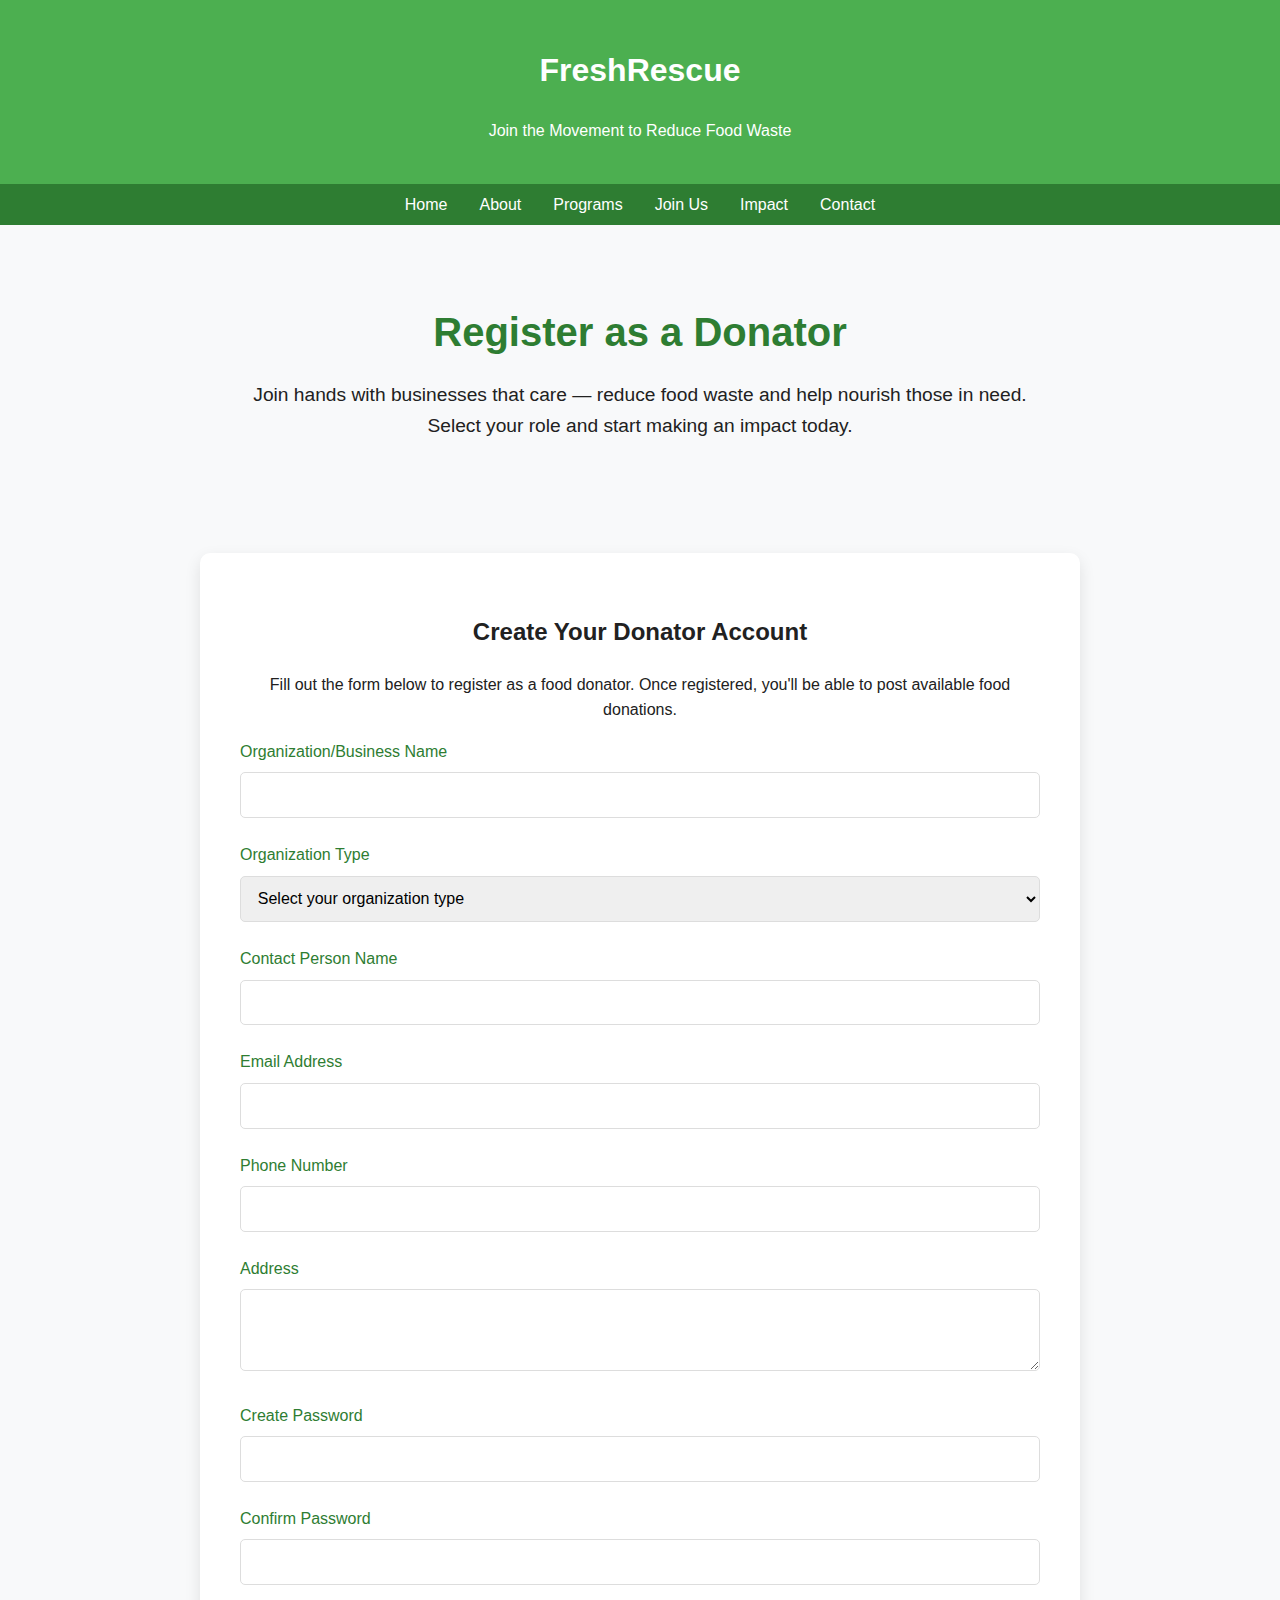
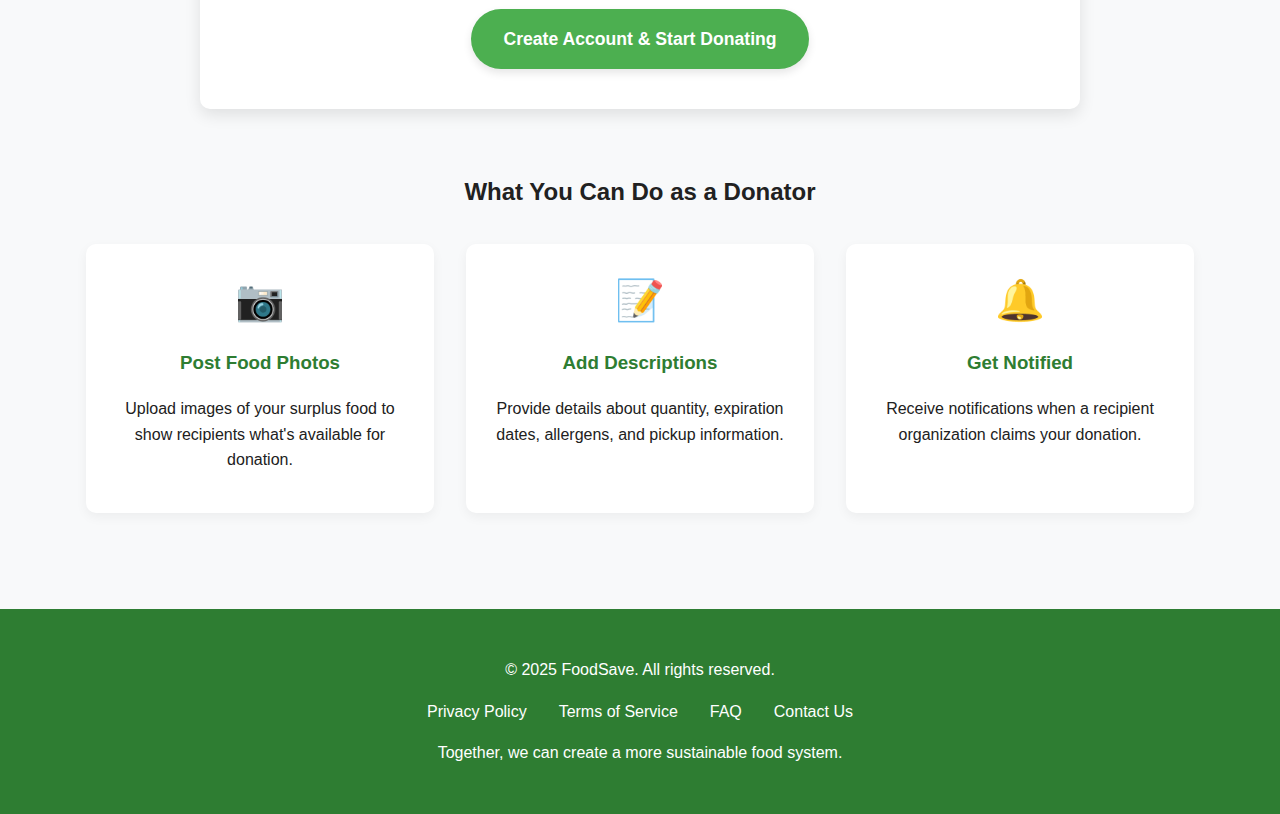
<file: donator.html>
<!DOCTYPE html>
<html lang="en">
<head>
    <meta charset="UTF-8">
    <meta name="viewport" content="width=device-width, initial-scale=1.0">
    <title>FoodSave - Register as Donator</title>
    <style>
        :root {
            --primary-color: #4CAF50;
            --secondary-color: #2E7D32;
            --accent-color: #FF9800;
            --light-bg: #f8f9fa;
            --dark-text: #212121;
            --light-text: #ffffff;
        }
        
        body {
            font-family: 'Montserrat', sans-serif;
            margin: 0;
            padding: 0;
            background-color: var(--light-bg);
            color: var(--dark-text);
            line-height: 1.6;
        }
        
        header {
            background-color: var(--primary-color);
            color: var(--light-text);
            padding: 1.5rem 0;
            text-align: center;
        }
        
        nav {
            background-color: var(--secondary-color);
            padding: 0.5rem 2rem;
        }
        
        nav ul {
            margin: 0;
            padding: 0;
            list-style: none;
            display: flex;
            justify-content: center;
        }
        
        nav li {
            margin: 0 1rem;
        }
        
        nav a {
            color: var(--light-text);
            text-decoration: none;
            font-weight: 500;
        }
        
        nav a:hover {
            text-decoration: underline;
        }
        
        .container {
            max-width: 1200px;
            margin: 0 auto;
            padding: 2rem;
        }
        
        .hero {
            text-align: center;
            padding: 3rem 1rem;
            background-color: var(--light-bg);
        }
        
        .hero h1 {
            font-size: 2.5rem;
            margin-bottom: 1rem;
            color: var(--secondary-color);
            font-weight: 700;
        }
        
        .hero p {
            font-size: 1.2rem;
            max-width: 800px;
            margin: 0 auto 2rem;
        }
        
        .registration-card {
            background-color: white;
            border-radius: 10px;
            box-shadow: 0 6px 16px rgba(0,0,0,0.1);
            padding: 2.5rem;
            max-width: 800px;
            margin: 0 auto;
            text-align: center;
        }
        
        .form-group {
            margin-bottom: 1.5rem;
            text-align: left;
        }
        
        label {
            display: block;
            margin-bottom: 0.5rem;
            font-weight: 500;
            color: var(--secondary-color);
        }
        
        input, select, textarea {
            width: 100%;
            padding: 0.8rem;
            border: 1px solid #ddd;
            border-radius: 5px;
            font-family: inherit;
            font-size: 1rem;
            box-sizing: border-box;
        }
        
        input:focus, select:focus, textarea:focus {
            outline: none;
            border-color: var(--primary-color);
            box-shadow: 0 0 0 2px rgba(76, 175, 80, 0.2);
        }
        
        .btn {
            display: inline-block;
            background-color: var(--accent-color);
            color: white;
            padding: 1rem 2rem;
            border-radius: 50px;
            text-decoration: none;
            font-weight: 600;
            transition: all 0.3s ease;
            border: none;
            cursor: pointer;
            font-size: 1.1rem;
            box-shadow: 0 4px 8px rgba(0,0,0,0.1);
        }
        
        .btn:hover {
            background-color: #E65100;
            transform: translateY(-3px);
            box-shadow: 0 6px 12px rgba(0,0,0,0.15);
        }
        
        .btn-primary {
            background-color: var(--primary-color);
        }
        
        .btn-primary:hover {
            background-color: var(--secondary-color);
        }
        
        .features-section {
            margin-top: 4rem;
            text-align: center;
        }
        
        .features {
            display: flex;
            flex-wrap: wrap;
            justify-content: center;
            gap: 2rem;
            margin-top: 2rem;
        }
        
        .feature-card {
            background-color: white;
            border-radius: 10px;
            box-shadow: 0 4px 12px rgba(0,0,0,0.05);
            padding: 1.5rem;
            width: 100%;
            max-width: 300px;
            text-align: center;
        }
        
        .feature-icon {
            font-size: 2.5rem;
            color: var(--primary-color);
            margin-bottom: 1rem;
        }
        
        .feature-card h3 {
            color: var(--secondary-color);
            margin-top: 0;
        }
        
        .donation-preview {
            background-color: #E8F5E9;
            border-radius: 10px;
            padding: 2rem;
            margin-top: 4rem;
            text-align: center;
        }
        
        .donation-preview h2 {
            color: var(--secondary-color);
            margin-top: 0;
        }
        
        .preview-img {
            max-width: 500px;
            border-radius: 8px;
            margin: 1.5rem auto;
            box-shadow: 0 4px 12px rgba(0,0,0,0.1);
        }
        
        footer {
            background-color: var(--secondary-color);
            color: var(--light-text);
            text-align: center;
            padding: 2rem 0;
            margin-top: 4rem;
        }
        
        .footer-links {
            display: flex;
            justify-content: center;
            margin: 1rem 0;
        }
        
        .footer-links a {
            color: var(--light-text);
            margin: 0 1rem;
            text-decoration: none;
        }
        
        .footer-links a:hover {
            text-decoration: underline;
        }
        
        @media (max-width: 768px) {
            .features {
                flex-direction: column;
                align-items: center;
            }
            
            .feature-card {
                max-width: 100%;
            }
            
            .hero h1 {
                font-size: 2rem;
            }
        }
    </style>
</head>
<body>
    <header>
        <h1>FreshRescue</h1>
        <p>Join the Movement to Reduce Food Waste</p>
    </header>
    
    <nav>
        <ul>
            <li><a href="#">Home</a></li>
            <li><a href="#">About</a></li>
            <li><a href="#">Programs</a></li>
            <li><a href="#">Join Us</a></li>
            <li><a href="#">Impact</a></li>
            <li><a href="#">Contact</a></li>
        </ul>
    </nav>
    
    <div class="hero">
        <h1>Register as a Donator</h1>
        <p>Join hands with businesses that care — reduce food waste and help nourish those in need. Select your role and start making an impact today.</p>
    </div>
    
    <div class="container">
        <div class="registration-card">
            <h2>Create Your Donator Account</h2>
            <p>Fill out the form below to register as a food donator. Once registered, you'll be able to post available food donations.</p>
            
            <form>
                <div class="form-group">
                    <label for="organization">Organization/Business Name</label>
                    <input type="text" id="organization" required>
                </div>
                
                <div class="form-group">
                    <label for="type">Organization Type</label>
                    <select id="type" required>
                        <option value="">Select your organization type</option>
                        <option value="restaurant">Restaurant</option>
                        <option value="grocery">Grocery Store</option>
                        <option value="bakery">Bakery</option>
                        <option value="cafe">Café</option>
                        <option value="hotel">Hotel</option>
                        <option value="catering">Catering Service</option>
                        <option value="farm">Farm</option>
                        <option value="food-producer">Food Producer</option>
                        <option value="other">Other</option>
                    </select>
                </div>
                
                <div class="form-group">
                    <label for="contact-name">Contact Person Name</label>
                    <input type="text" id="contact-name" required>
                </div>
                
                <div class="form-group">
                    <label for="email">Email Address</label>
                    <input type="email" id="email" required>
                </div>
                
                <div class="form-group">
                    <label for="phone">Phone Number</label>
                    <input type="tel" id="phone" required>
                </div>
                
                <div class="form-group">
                    <label for="address">Address</label>
                    <textarea id="address" rows="3" required></textarea>
                </div>
                
                <div class="form-group">
                    <label for="password">Create Password</label>
                    <input type="password" id="password" required>
                </div>
                
                <div class="form-group">
                    <label for="confirm-password">Confirm Password</label>
                    <input type="password" id="confirm-password" required>
                </div>
                
                <a href="donate-food.html" class="btn btn-primary">Create Account & Start Donating</a>
            </form>
        </div>
        
        <div class="features-section">
            <h2>What You Can Do as a Donator</h2>
            <div class="features">
                <div class="feature-card">
                    <div class="feature-icon">📷</div>
                    <h3>Post Food Photos</h3>
                    <p>Upload images of your surplus food to show recipients what's available for donation.</p>
                </div>
                
                <div class="feature-card">
                    <div class="feature-icon">📝</div>
                    <h3>Add Descriptions</h3>
                    <p>Provide details about quantity, expiration dates, allergens, and pickup information.</p>
                </div>
                
                <div class="feature-card">
                    <div class="feature-icon">🔔</div>
                    <h3>Get Notified</h3>
                    <p>Receive notifications when a recipient organization claims your donation.</p>
                </div>
            </div>
        </div>
        
        <!-- <div class="donation-preview">
            <h2>Preview: Food Donation Posting</h2>
            <p>Once registered, you'll be able to post food donations on our platform with photos and detailed descriptions.</p>
            <img src="/api/placeholder/500/300" alt="Food donation posting interface" class="preview-img">
            <p>Help reduce food waste by connecting your surplus food with those who need it most.</p>
            <a href="donate-food.html" class="btn">See the Donation Form</a>
        </div> -->
    </div>

    


    <!-- <div class="form-group">
        <label for="photos">Upload Photos of Your Facility (Max 5)</label>
        <input type="file" id="photos" multiple accept="image/*">
      </div>
 -->



    
    <footer>
        <p>© 2025 FoodSave. All rights reserved.</p>
        <div class="footer-links">
            <a href="#">Privacy Policy</a>
            <a href="#">Terms of Service</a>
            <a href="#">FAQ</a>
            <a href="#">Contact Us</a>
        </div>
        <p>Together, we can create a more sustainable food system.</p>
    </footer>

    <script>
        document.querySelector('form').addEventListener('submit', async (e) => {
          e.preventDefault();
          
          const formData = new FormData();
          
          // Add form fields
          formData.append('organizationName', document.getElementById('organization').value);
          formData.append('organizationType', document.getElementById('type').value);
          formData.append('contactName', document.getElementById('contact-name').value);
          formData.append('email', document.getElementById('email').value);
          formData.append('phone', document.getElementById('phone').value);
          formData.append('address', document.getElementById('address').value);
          formData.append('password', document.getElementById('password').value);
          
          // Add photos if any (you'll need to add file input to your HTML)
          const photoInput = document.getElementById('photos');
          if (photoInput.files.length > 0) {
            for (let i = 0; i < photoInput.files.length; i++) {
              formData.append('photos', photoInput.files[i]);
            }
          }
          
          try {
            const response = await fetch('/api/donators', {
              method: 'POST',
              body: formData
            });
            
            const data = await response.json();
            
            if (response.ok) {
              // Redirect to dashboard or confirmation page
              window.location.href = 'donatefood.html';
            } else {
              alert(Registration failed: ${data.error});
            }
          } catch (error) {
            alert('Registration failed. Please try again.');
            console.error('Error:', error);
          }
        });
      </script>
</body>
</html>
</file>
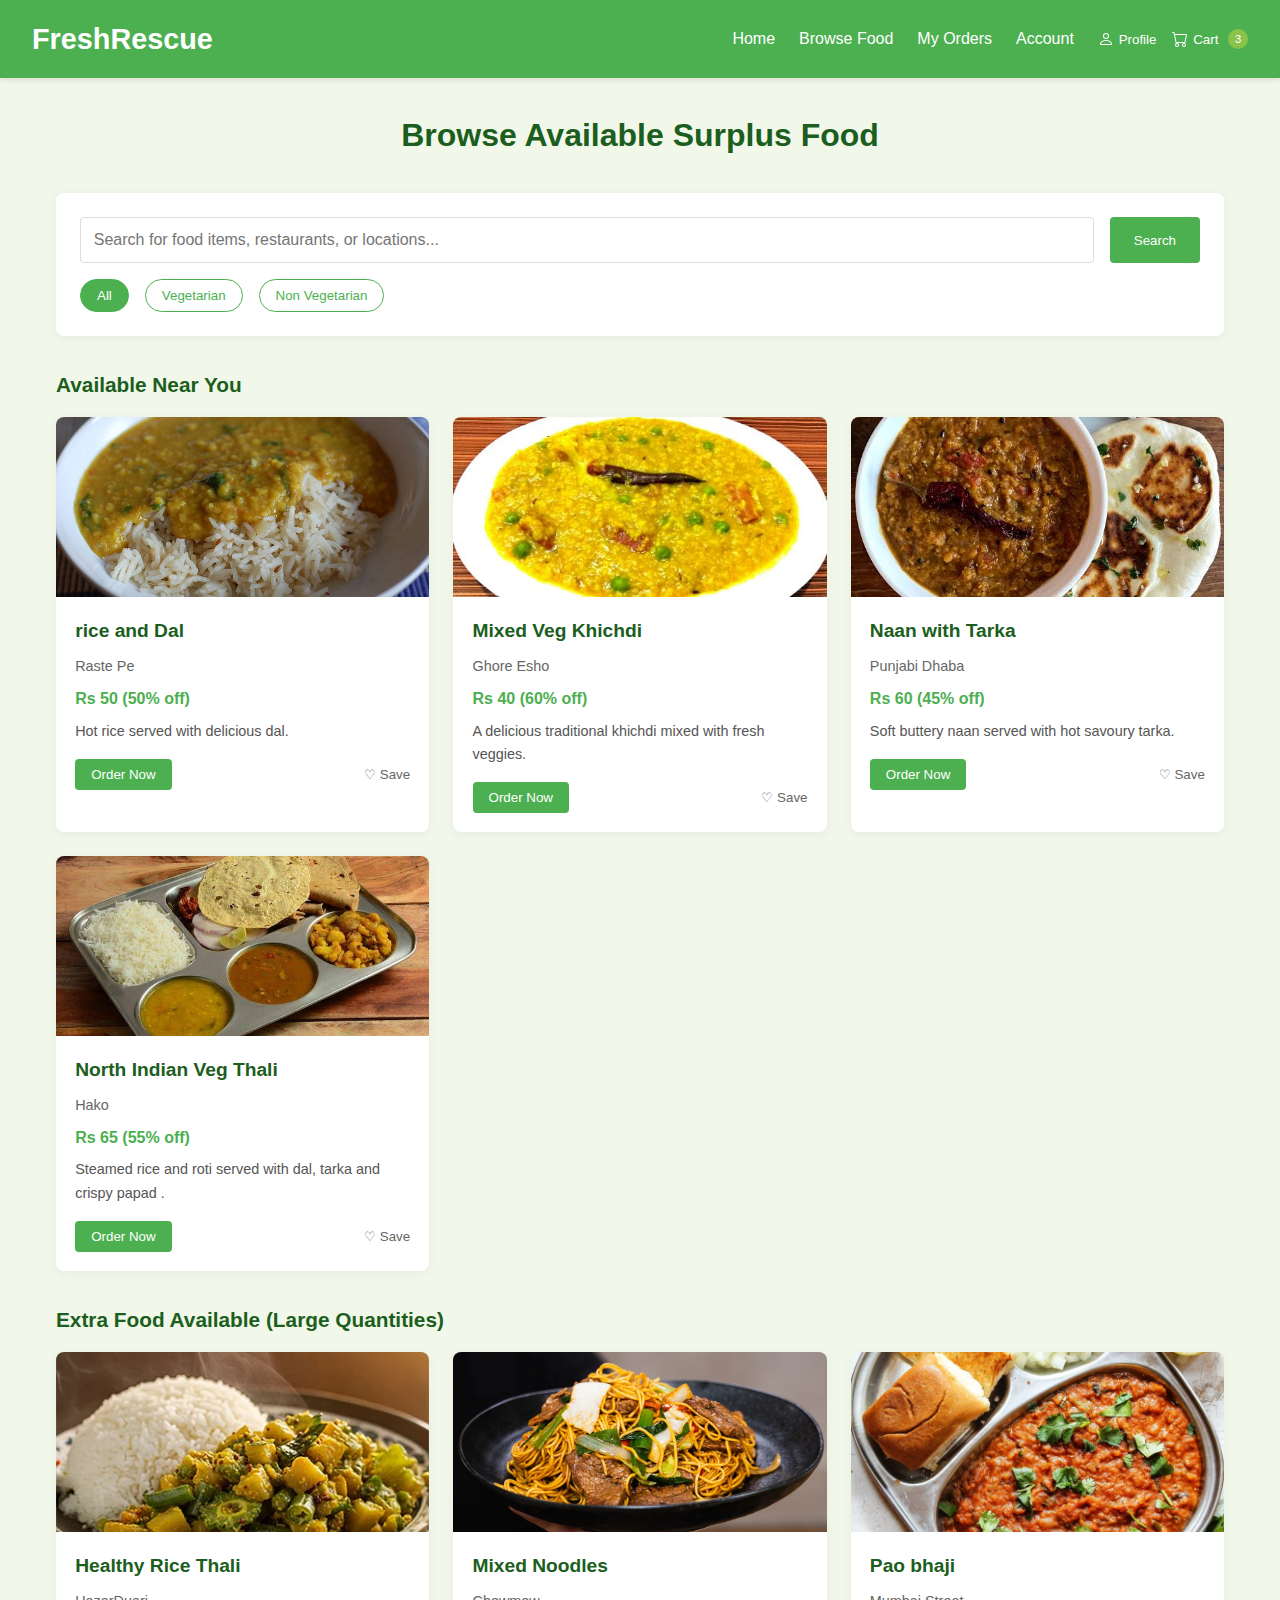
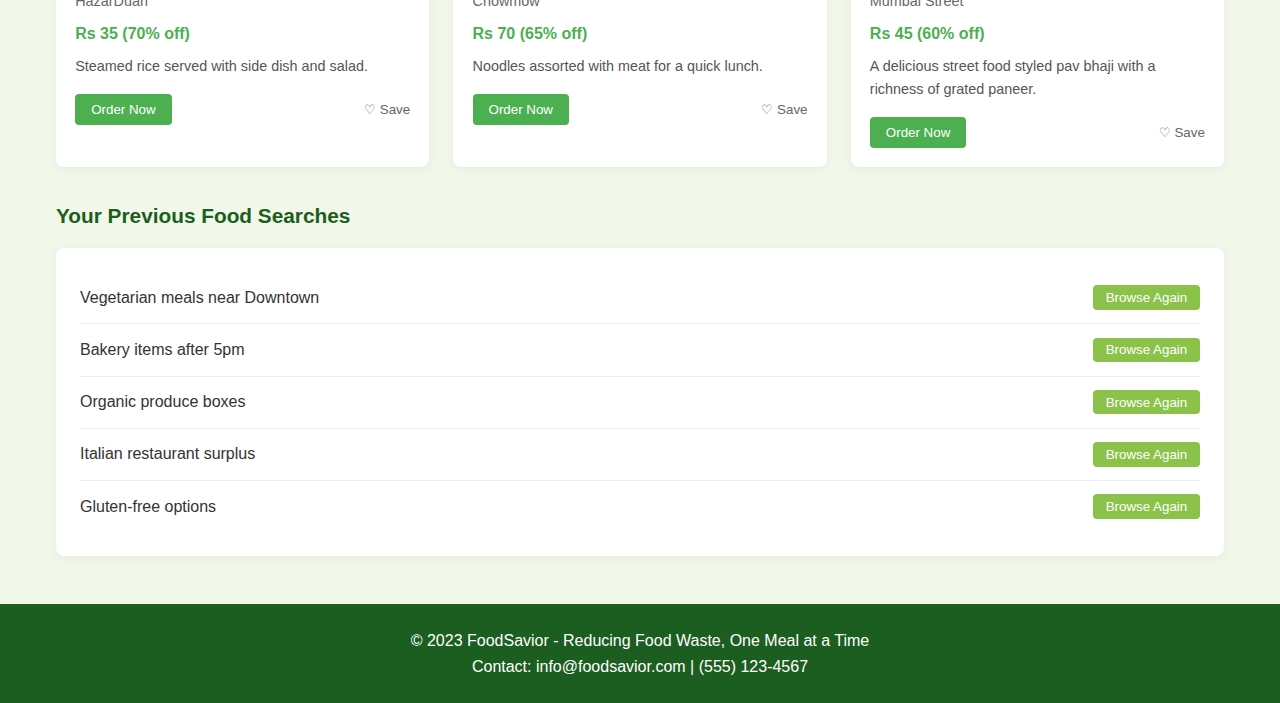
<file: extrafood.html>
<!DOCTYPE html>
<html lang="en">
<head>
    <meta charset="UTF-8">
    <meta name="viewport" content="width=device-width, initial-scale=1.0">
    <title>FoodSavior - Browse & Order Surplus Food</title>
    <style>
        :root {
            --primary-color: #4CAF50;
            --secondary-color: #388E3C;
            --accent-color: #8BC34A;
            --light-color: #F1F8E9;
            --dark-color: #1B5E20;
            --text-color: #333;
            --white: #FFFFFF;
        }
        
        * {
            margin: 0;
            padding: 0;
            box-sizing: border-box;
            font-family: 'Segoe UI', Tahoma, Geneva, Verdana, sans-serif;
        }
        
        body {
            background-color: var(--light-color);
            color: var(--text-color);
            line-height: 1.6;
        }
        
        header {
            background-color: var(--primary-color);
            color: var(--white);
            padding: 1rem 2rem;
            display: flex;
            justify-content: space-between;
            align-items: center;
            box-shadow: 0 2px 5px rgba(0,0,0,0.1);
        }
        
        .logo {
            font-size: 1.8rem;
            font-weight: bold;
        }
        
        nav ul {
            display: flex;
            list-style: none;
            align-items: center;
        }
        
        nav ul li {
            margin-left: 1.5rem;
        }
        
        nav ul li a {
            color: var(--white);
            text-decoration: none;
            font-weight: 500;
            transition: opacity 0.3s;
        }
        
        nav ul li a:hover {
            opacity: 0.8;
        }
        
        .user-actions {
            display: flex;
            align-items: center;
            gap: 1rem;
            margin-left: 1.5rem;
        }
        
        .profile-btn, .cart-btn {
            background: none;
            border: none;
            color: var(--white);
            cursor: pointer;
            display: flex;
            align-items: center;
            gap: 0.3rem;
            font-weight: 500;
        }
        
        .cart-count {
            background-color: var(--accent-color);
            color: var(--white);
            border-radius: 50%;
            width: 20px;
            height: 20px;
            display: flex;
            align-items: center;
            justify-content: center;
            font-size: 0.7rem;
            margin-left: 0.3rem;
        }
        
        .container {
            max-width: 1200px;
            margin: 2rem auto;
            padding: 0 1rem;
        }
        
        .page-title {
            text-align: center;
            margin-bottom: 2rem;
            color: var(--dark-color);
        }
        
        .search-section {
            background-color: var(--white);
            padding: 1.5rem;
            border-radius: 8px;
            box-shadow: 0 2px 10px rgba(0,0,0,0.05);
            margin-bottom: 2rem;
        }
        
        .search-form {
            display: flex;
            gap: 1rem;
        }
        
        .search-input {
            flex: 1;
            padding: 0.8rem;
            border: 1px solid #ddd;
            border-radius: 4px;
            font-size: 1rem;
        }
        
        .search-btn {
            background-color: var(--primary-color);
            color: white;
            border: none;
            padding: 0 1.5rem;
            border-radius: 4px;
            cursor: pointer;
            transition: background-color 0.3s;
        }
        
        .search-btn:hover {
            background-color: var(--secondary-color);
        }
        
        .filter-options {
            display: flex;
            gap: 1rem;
            margin-top: 1rem;
            flex-wrap: wrap;
        }
        
        .filter-btn {
            background-color: var(--white);
            border: 1px solid var(--primary-color);
            color: var(--primary-color);
            padding: 0.5rem 1rem;
            border-radius: 20px;
            cursor: pointer;
            transition: all 0.3s;
        }
        
        .filter-btn.active, .filter-btn:hover {
            background-color: var(--primary-color);
            color: var(--white);
        }
        
        .food-grid {
            display: grid;
            grid-template-columns: repeat(auto-fill, minmax(280px, 1fr));
            gap: 1.5rem;
            margin-bottom: 2rem;
        }
        
        .food-card {
            background-color: var(--white);
            border-radius: 8px;
            overflow: hidden;
            box-shadow: 0 2px 10px rgba(0,0,0,0.05);
            transition: transform 0.3s;
        }
        
        .food-card:hover {
            transform: translateY(-5px);
        }
        
        .food-image {
            height: 180px;
            overflow: hidden;
        }
        
        .food-image img {
            width: 100%;
            height: 100%;
            object-fit: cover;
            transition: transform 0.5s;
        }
        
        .food-card:hover .food-image img {
            transform: scale(1.05);
        }
        
        .food-details {
            padding: 1.2rem;
        }
        
        .food-title {
            font-size: 1.2rem;
            margin-bottom: 0.5rem;
            color: var(--dark-color);
        }
        
        .food-vendor {
            color: #666;
            margin-bottom: 0.5rem;
            font-size: 0.9rem;
        }
        
        .food-price {
            font-weight: bold;
            color: var(--primary-color);
            margin-bottom: 0.5rem;
        }
        
        .food-description {
            margin-bottom: 1rem;
            font-size: 0.9rem;
            color: #555;
        }
        
        .food-actions {
            display: flex;
            justify-content: space-between;
            align-items: center;
        }
        
        .order-btn {
            background-color: var(--primary-color);
            color: white;
            border: none;
            padding: 0.5rem 1rem;
            border-radius: 4px;
            cursor: pointer;
            transition: background-color 0.3s;
        }
        
        .order-btn:hover {
            background-color: var(--secondary-color);
        }
        
        .save-btn {
            background: none;
            border: none;
            color: #666;
            cursor: pointer;
            display: flex;
            align-items: center;
            gap: 0.3rem;
        }
        
        .save-btn:hover {
            color: var(--primary-color);
        }
        
        .section-title {
            margin: 2rem 0 1rem;
            color: var(--dark-color);
            font-size: 1.3rem;
        }
        
        .previous-searches {
            background-color: var(--white);
            padding: 1.5rem;
            border-radius: 8px;
            box-shadow: 0 2px 10px rgba(0,0,0,0.05);
        }
        
        .search-history {
            list-style: none;
        }
        
        .search-history li {
            padding: 0.8rem 0;
            border-bottom: 1px solid #eee;
            display: flex;
            justify-content: space-between;
            align-items: center;
        }
        
        .search-history li:last-child {
            border-bottom: none;
        }
        
        .reorder-btn {
            background-color: var(--accent-color);
            color: var(--white);
            border: none;
            padding: 0.3rem 0.8rem;
            border-radius: 4px;
            cursor: pointer;
            transition: background-color 0.3s;
        }
        
        .reorder-btn:hover {
            background-color: var(--secondary-color);
        }
        
        footer {
            background-color: var(--dark-color);
            color: var(--white);
            text-align: center;
            padding: 1.5rem;
            margin-top: 3rem;
        }
        
        @media (max-width: 768px) {
            .food-grid {
                grid-template-columns: repeat(auto-fill, minmax(240px, 1fr));
            }
            
            .search-form {
                flex-direction: column;
            }
            
            .search-btn {
                padding: 0.8rem;
            }
            
            nav ul {
                flex-wrap: wrap;
                justify-content: center;
            }
            
            .user-actions {
                margin-left: 0;
                margin-top: 1rem;
                width: 100%;
                justify-content: flex-end;
            }
        }
    </style>
</head>
<body>
    <header>
        <div class="logo">FreshRescue</div>
        <nav>
            <ul>
                <li><a href="#">Home</a></li>
                <li><a href="#">Browse Food</a></li>
                <li><a href="#">My Orders</a></li>
                <li><a href="#">Account</a></li>
                <li class="user-actions">
                    <button class="profile-btn">
                        <svg xmlns="http://www.w3.org/2000/svg" width="16" height="16" fill="currentColor" viewBox="0 0 16 16">
                            <path d="M8 8a3 3 0 1 0 0-6 3 3 0 0 0 0 6zm2-3a2 2 0 1 1-4 0 2 2 0 0 1 4 0zm4 8c0 1-1 1-1 1H3s-1 0-1-1 1-4 6-4 6 3 6 4zm-1-.004c-.001-.246-.154-.986-.832-1.664C11.516 10.68 10.289 10 8 10c-2.29 0-3.516.68-4.168 1.332-.678.678-.83 1.418-.832 1.664h10z"/>
                        </svg>
                        Profile
                    </button>
                    <button class="cart-btn">
                        <svg xmlns="http://www.w3.org/2000/svg" width="16" height="16" fill="currentColor" viewBox="0 0 16 16">
                            <path d="M0 1.5A.5.5 0 0 1 .5 1H2a.5.5 0 0 1 .485.379L2.89 3H14.5a.5.5 0 0 1 .491.592l-1.5 8A.5.5 0 0 1 13 12H4a.5.5 0 0 1-.491-.408L2.01 3.607 1.61 2H.5a.5.5 0 0 1-.5-.5zM3.102 4l1.313 7h8.17l1.313-7H3.102zM5 12a2 2 0 1 0 0 4 2 2 0 0 0 0-4zm7 0a2 2 0 1 0 0 4 2 2 0 0 0 0-4zm-7 1a1 1 0 1 1 0 2 1 1 0 0 1 0-2zm7 0a1 1 0 1 1 0 2 1 1 0 0 1 0-2z"/>
                        </svg>
                        Cart
                        <span class="cart-count">3</span>
                    </button>
                </li>
            </ul>
        </nav>
    </header>
    
    <div class="container">
        <h1 class="page-title">Browse Available Surplus Food</h1>
        
        <section class="search-section">
            <form class="search-form">
                <input type="text" class="search-input" placeholder="Search for food items, restaurants, or locations...">
                <button type="submit" class="search-btn">Search</button>
            </form>
            
            <div class="filter-options">
                <button class="filter-btn active">All</button>
                <button class="filter-btn">Vegetarian</button>
                <button class="filter-btn">Non Vegetarian</button>
                <!-- <button class="filter-btn">Gluten-Free</button>
                <button class="filter-btn">Bakery</button>
                <button class="filter-btn">Prepared Meals</button>
                <button class="filter-btn">Produce</button>
                <button class="filter-btn">Dairy</button>
            </div> -->
        </section>
        
        <h2 class="section-title">Available Near You</h2>
        <div class="food-grid">
            <!-- Food Item 1 -->
            <div class="food-card">
                <div class="food-image">
                    <img src="1.jpg" alt="Fresh Salad">
                </div>
                <div class="food-details">
                    <h3 class="food-title">rice and Dal</h3>
                    <p class="food-vendor">Raste Pe</p>
                    <p class="food-price">Rs 50 (50% off)</p>
                    <p class="food-description">Hot rice served with delicious dal.</p>
                    <div class="food-actions">
                        <button class="order-btn">Order Now</button>
                        <button class="save-btn">♡ Save</button>
                    </div>
                </div>
            </div>
            
            <!-- Food Item 2 -->
            <div class="food-card">
                <div class="food-image">
                    <img src="2.jpg" alt="Bread Basket">
                </div>
                <div class="food-details">
                    <h3 class="food-title">Mixed Veg Khichdi</h3>
                    <p class="food-vendor">Ghore Esho</p>
                    <p class="food-price">Rs 40 (60% off)</p>
                    <p class="food-description">A delicious traditional khichdi mixed with fresh veggies.</p>
                    <div class="food-actions">
                        <button class="order-btn">Order Now</button>
                        <button class="save-btn">♡ Save</button>
                    </div>
                </div>
            </div>
            
            <!-- Food Item 3 -->
            <div class="food-card">
                <div class="food-image">
                    <img src="3.jpg" alt="Pasta">
                </div>
                <div class="food-details">
                    <h3 class="food-title">Naan with Tarka</h3>
                    <p class="food-vendor">Punjabi Dhaba</p>
                    <p class="food-price">Rs 60 (45% off)</p>
                    <p class="food-description">Soft buttery naan served with hot savoury tarka.</p>
                    <div class="food-actions">
                        <button class="order-btn">Order Now</button>
                        <button class="save-btn">♡ Save</button>
                    </div>
                </div>
            </div>
            
            <!-- Food Item 4 -->
            <div class="food-card">
                <div class="food-image">
                    <img src="4.jpg" alt="Fruit Box">
                </div>
                <div class="food-details">
                    <h3 class="food-title">North Indian Veg Thali</h3>
                    <p class="food-vendor">Hako</p>
                    <p class="food-price">Rs 65 (55% off)</p>
                    <p class="food-description">Steamed rice and roti served with dal, tarka and crispy papad .</p>
                    <div class="food-actions">
                        <button class="order-btn">Order Now</button>
                        <button class="save-btn">♡ Save</button>
                    </div>
                </div>
            </div>
        </div>
        
        <h2 class="section-title">Extra Food Available (Large Quantities)</h2>
        <div class="food-grid">
            <!-- Extra Food 1 -->
            <div class="food-card">
                <div class="food-image">
                    <img src="5.jpg" alt="Vegetables">
                </div>
                <div class="food-details">
                    <h3 class="food-title">Healthy Rice Thali</h3>
                    <p class="food-vendor">HazarDuari</p>
                    <p class="food-price">Rs 35 (70% off)</p>
                    <p class="food-description">Steamed rice served with side dish and salad.</p>
                    <div class="food-actions">
                        <button class="order-btn">Order Now</button>
                        <button class="save-btn">♡ Save</button>
                    </div>
                </div>
            </div>
            
            <!-- Extra Food 2 -->
            <div class="food-card">
                <div class="food-image">
                    <img src="6.jpg" alt="Sandwiches">
                </div>
                <div class="food-details">
                    <h3 class="food-title">Mixed Noodles</h3>
                    <p class="food-vendor">Chowmow</p>
                    <p class="food-price">Rs 70 (65% off)</p>
                    <p class="food-description">Noodles assorted with meat for a quick lunch.</p>
                    <div class="food-actions">
                        <button class="order-btn">Order Now</button>
                        <button class="save-btn">♡ Save</button>
                    </div>
                </div>
            </div>
            
            <!-- Extra Food 3 -->
            <div class="food-card">
                <div class="food-image">
                    <img src="7.jpg" alt="Desserts">
                </div>
                <div class="food-details">
                    <h3 class="food-title">Pao bhaji</h3>
                    <p class="food-vendor">Mumbai Street</p>
                    <p class="food-price">Rs 45 (60% off)</p>
                    <p class="food-description">A delicious street food styled pav bhaji with a richness of grated paneer.</p>
                    <div class="food-actions">
                        <button class="order-btn">Order Now</button>
                        <button class="save-btn">♡ Save</button>
                    </div>
                </div>
            </div>
        </div>
        
        <h2 class="section-title">Your Previous Food Searches</h2>
        <div class="previous-searches">
            <ul class="search-history">
                <li>
                    <span>Vegetarian meals near Downtown</span>
                    <button class="reorder-btn">Browse Again</button>
                </li>
                <li>
                    <span>Bakery items after 5pm</span>
                    <button class="reorder-btn">Browse Again</button>
                </li>
                <li>
                    <span>Organic produce boxes</span>
                    <button class="reorder-btn">Browse Again</button>
                </li>
                <li>
                    <span>Italian restaurant surplus</span>
                    <button class="reorder-btn">Browse Again</button>
                </li>
                <li>
                    <span>Gluten-free options</span>
                    <button class="reorder-btn">Browse Again</button>
                </li>
            </ul>
        </div>
    </div>
    
    <footer>
        <p>© 2023 FoodSavior - Reducing Food Waste, One Meal at a Time</p>
        <p>Contact: info@foodsavior.com | (555) 123-4567</p>
    </footer>
</body>
</html>
</file>
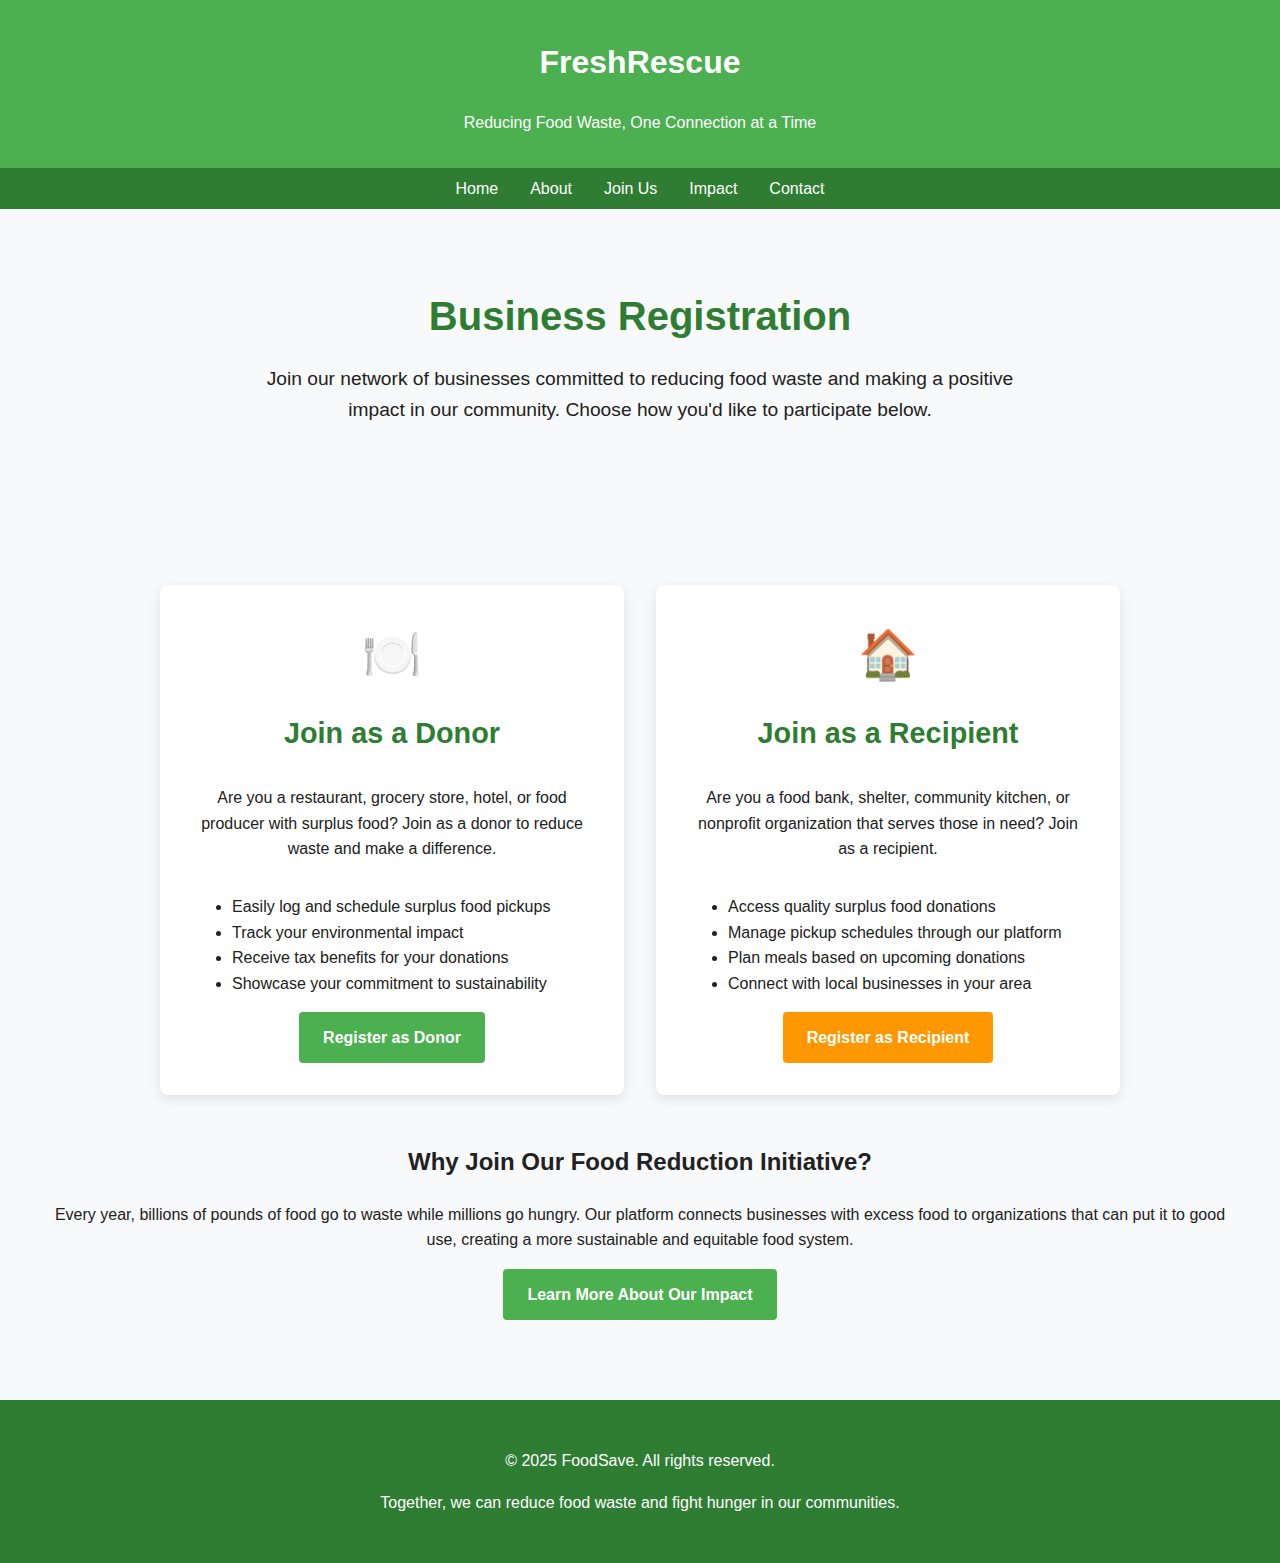
<file: join business.html>
<!DOCTYPE html>
<html lang="en">
<head>
    <meta charset="UTF-8">
    <meta name="viewport" content="width=device-width, initial-scale=1.0">
    <title>Join FoodSave - Business Registration</title>
    <style>
        :root {
            --primary-color: #4CAF50;
            --secondary-color: #2E7D32;
            --accent-color: #FF9800;
            --light-bg: #f8f9fa;
            --dark-text: #212121;
            --light-text: #ffffff;
        }
        
        body {
            font-family: 'Segoe UI', Tahoma, Geneva, Verdana, sans-serif;
            margin: 0;
            padding: 0;
            background-color: var(--light-bg);
            color: var(--dark-text);
            line-height: 1.6;
        }
        
        header {
            background-color: var(--primary-color);
            color: var(--light-text);
            padding: 1rem 0;
            text-align: center;
        }
        
        nav {
            background-color: var(--secondary-color);
            padding: 0.5rem 2rem;
        }
        
        nav ul {
            margin: 0;
            padding: 0;
            list-style: none;
            display: flex;
            justify-content: center;
        }
        
        nav li {
            margin: 0 1rem;
        }
        
        nav a {
            color: var(--light-text);
            text-decoration: none;
            font-weight: 500;
        }
        
        nav a:hover {
            text-decoration: underline;
        }
        
        .container {
            max-width: 1200px;
            margin: 0 auto;
            padding: 2rem;
        }
        
        .hero {
            text-align: center;
            padding: 3rem 1rem;
            background-color: var(--light-bg);
        }
        
        .hero h1 {
            font-size: 2.5rem;
            margin-bottom: 1rem;
            color: var(--secondary-color);
        }
        
        .hero p {
            font-size: 1.2rem;
            max-width: 800px;
            margin: 0 auto 2rem;
        }
        
        .options {
            display: flex;
            flex-wrap: wrap;
            justify-content: center;
            gap: 2rem;
            margin-top: 3rem;
        }
        
        .option-card {
            background-color: white;
            border-radius: 8px;
            box-shadow: 0 4px 12px rgba(0,0,0,0.1);
            padding: 2rem;
            width: 100%;
            max-width: 400px;
            text-align: center;
            transition: transform 0.3s ease;
        }
        
        .option-card:hover {
            transform: translateY(-10px);
        }
        
        .option-card h3 {
            font-size: 1.8rem;
            margin-top: 0;
            color: var(--secondary-color);
        }
        
        .option-card p {
            margin-bottom: 2rem;
        }
        
        .icon {
            font-size: 3rem;
            color: var(--primary-color);
            margin-bottom: 1rem;
        }
        
        .btn {
            display: inline-block;
            background-color: var(--accent-color);
            color: white;
            padding: 0.8rem 1.5rem;
            border-radius: 4px;
            text-decoration: none;
            font-weight: 600;
            transition: background 0.3s ease;
        }
        
        .btn:hover {
            background-color: #E65100;
        }
        
        .btn-primary {
            background-color: var(--primary-color);
        }
        
        .btn-primary:hover {
            background-color: var(--secondary-color);
        }
        
        footer {
            background-color: var(--secondary-color);
            color: var(--light-text);
            text-align: center;
            padding: 2rem 0;
            margin-top: 3rem;
        }
        
        @media (max-width: 768px) {
            .options {
                flex-direction: column;
                align-items: center;
            }
            
            .option-card {
                max-width: 100%;
            }
        }
    </style>
</head>
<body>
    <header>
        <h1>FreshRescue</h1>
        <p>Reducing Food Waste, One Connection at a Time</p>
    </header>
    
    <nav>
        <ul>
            <li><a href="#">Home</a></li>
            <li><a href="#">About</a></li>
            <li><a href="#">Join Us</a></li>
            <li><a href="#">Impact</a></li>
            <li><a href="#">Contact</a></li>
        </ul>
    </nav>
    
    <div class="hero">
        <h1>Business Registration</h1>
        <p>Join our network of businesses committed to reducing food waste and making a positive impact in our community. Choose how you'd like to participate below.</p>
    </div>
    
    <div class="container">
        <div class="options">
            <div class="option-card">
                <div class="icon">🍽️</div>
                <h3>Join as a Donor</h3>
                <p>Are you a restaurant, grocery store, hotel, or food producer with surplus food? Join as a donor to reduce waste and make a difference.</p>
                <ul style="text-align: left;">
                    <li>Easily log and schedule surplus food pickups</li>
                    <li>Track your environmental impact</li>
                    <li>Receive tax benefits for your donations</li>
                    <li>Showcase your commitment to sustainability</li>
                </ul>
                <a href="donator.html" class="btn btn-primary">Register as Donor</a>
            </div>
            
            <div class="option-card">
                <div class="icon">🏠</div>
                <h3>Join as a Recipient</h3>
                <p>Are you a food bank, shelter, community kitchen, or nonprofit organization that serves those in need? Join as a recipient.</p>
                <ul style="text-align: left;">
                    <li>Access quality surplus food donations</li>
                    <li>Manage pickup schedules through our platform</li>
                    <li>Plan meals based on upcoming donations</li>
                    <li>Connect with local businesses in your area</li>
                </ul>
                <a href="reciever.html" class="btn">Register as Recipient</a>
            </div>
        </div>
        
        <div style="text-align: center; margin-top: 3rem;">
            <h2>Why Join Our Food Reduction Initiative?</h2>
            <p>Every year, billions of pounds of food go to waste while millions go hungry. Our platform connects businesses with excess food to organizations that can put it to good use, creating a more sustainable and equitable food system.</p>
            <a href="#" class="btn btn-primary">Learn More About Our Impact</a>
        </div>
    </div>
    
    <footer>
        <p>© 2025 FoodSave. All rights reserved.</p>
        <p>Together, we can reduce food waste and fight hunger in our communities.</p>
    </footer>
</body>
</html>
</file>
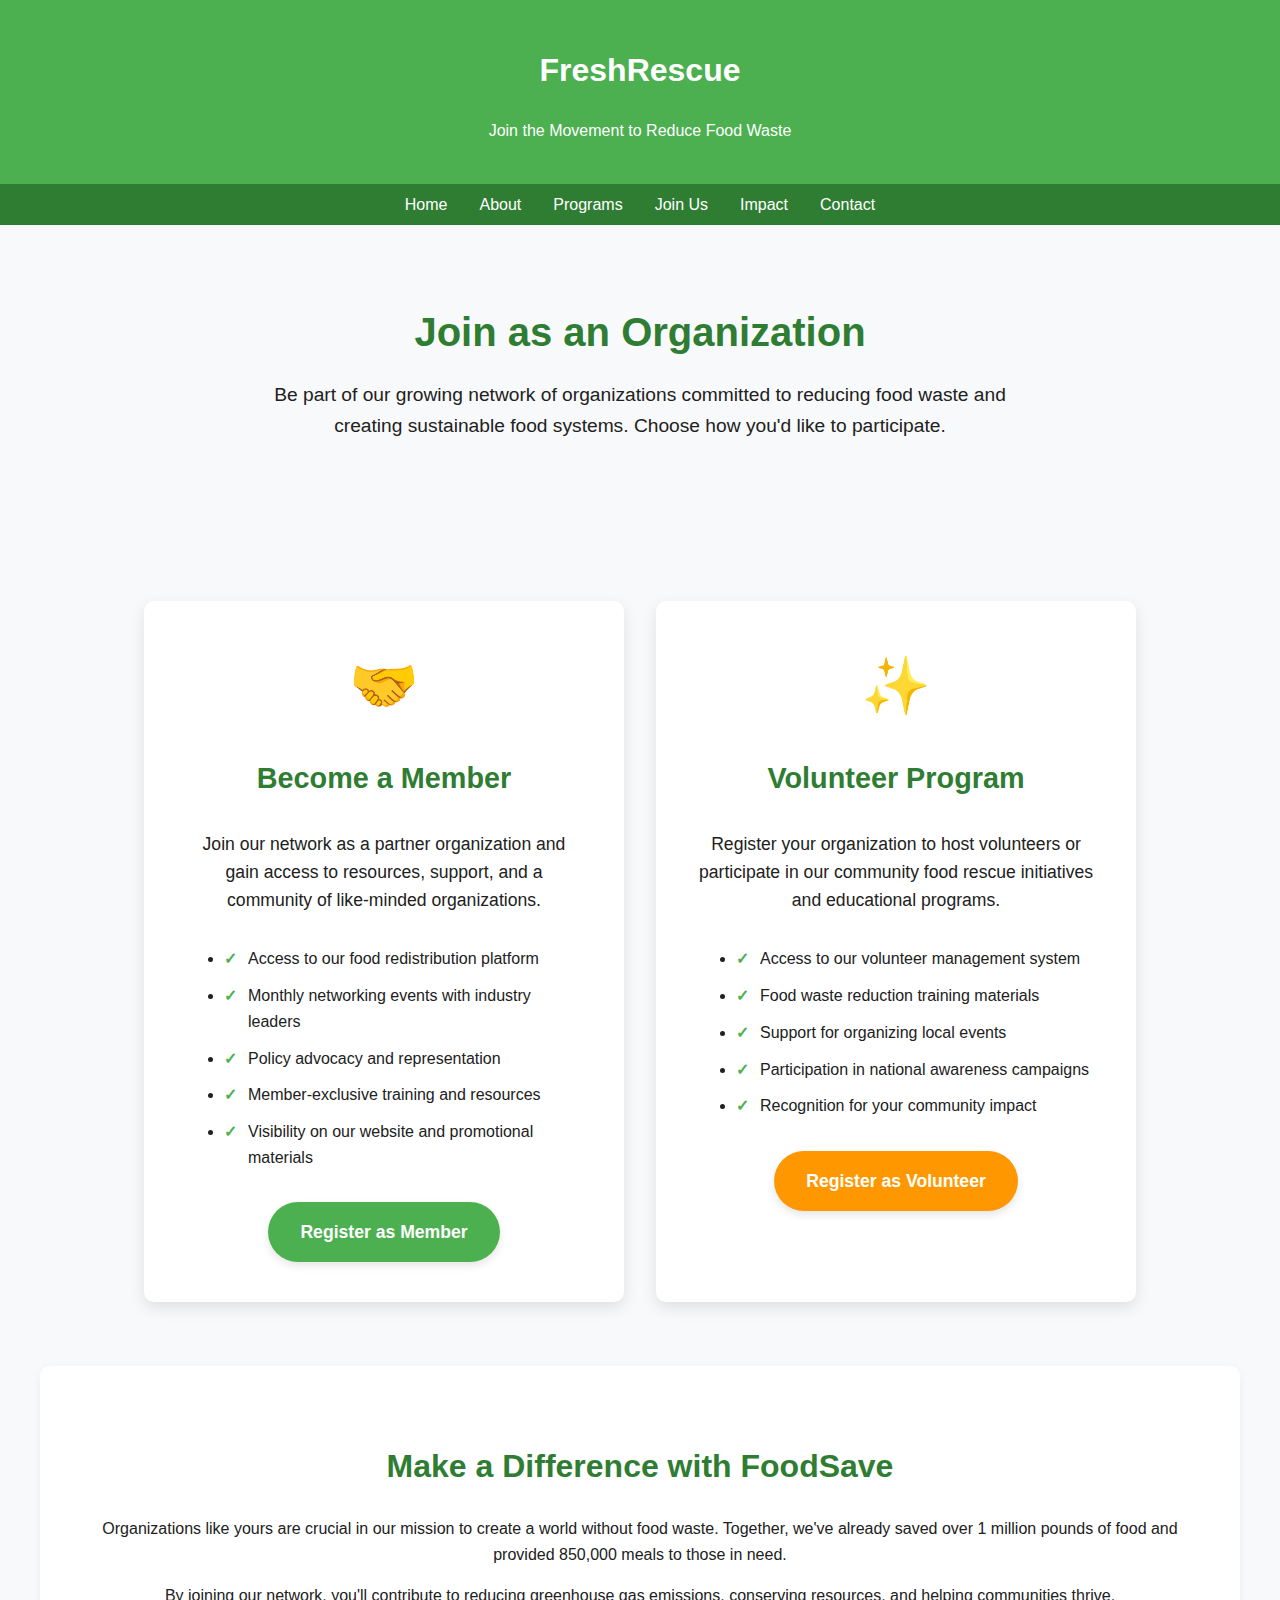
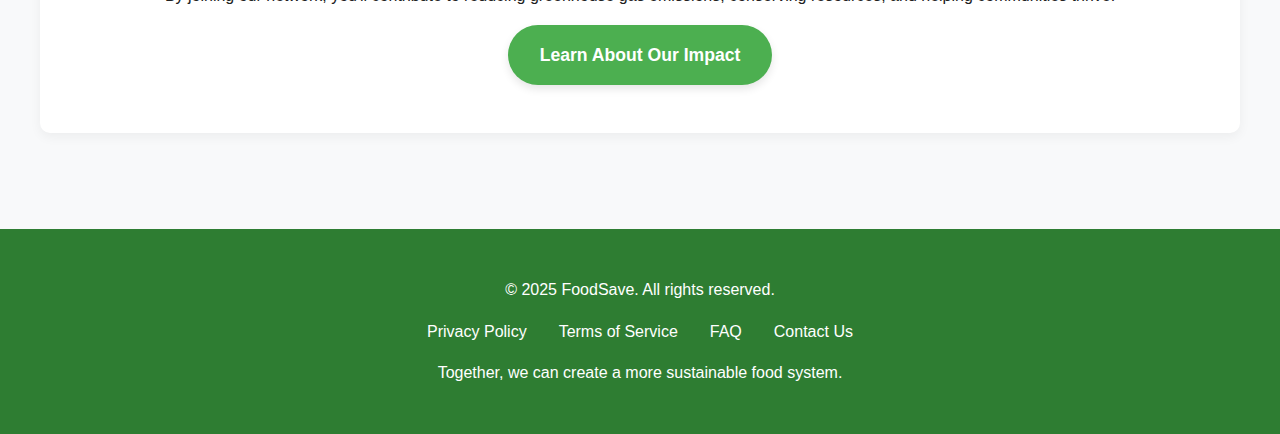
<file: join organisation.html>
<!DOCTYPE html>
<html lang="en">
<head>
    <meta charset="UTF-8">
    <meta name="viewport" content="width=device-width, initial-scale=1.0">
    <title>Join FoodSave - Organization Registration</title>
    <style>
        :root {
            --primary-color: #4CAF50;
            --secondary-color: #2E7D32;
            --accent-color: #FF9800;
            --light-bg: #f8f9fa;
            --dark-text: #212121;
            --light-text: #ffffff;
        }
        
        body {
            font-family: 'Montserrat', sans-serif;
            margin: 0;
            padding: 0;
            background-color: var(--light-bg);
            color: var(--dark-text);
            line-height: 1.6;
        }
        
        header {
            background-color: var(--primary-color);
            color: var(--light-text);
            padding: 1.5rem 0;
            text-align: center;
        }
        
        nav {
            background-color: var(--secondary-color);
            padding: 0.5rem 2rem;
        }
        
        nav ul {
            margin: 0;
            padding: 0;
            list-style: none;
            display: flex;
            justify-content: center;
        }
        
        nav li {
            margin: 0 1rem;
        }
        
        nav a {
            color: var(--light-text);
            text-decoration: none;
            font-weight: 500;
        }
        
        nav a:hover {
            text-decoration: underline;
        }
        
        .container {
            max-width: 1200px;
            margin: 0 auto;
            padding: 2rem;
        }
        
        .hero {
            text-align: center;
            padding: 3rem 1rem;
            background-color: var(--light-bg);
        }
        
        .hero h1 {
            font-size: 2.5rem;
            margin-bottom: 1rem;
            color: var(--secondary-color);
            font-weight: 700;
        }
        
        .hero p {
            font-size: 1.2rem;
            max-width: 800px;
            margin: 0 auto 2rem;
        }
        
        .options {
            display: flex;
            flex-wrap: wrap;
            justify-content: center;
            gap: 2rem;
            margin-top: 3rem;
        }
        
        .option-card {
            background-color: white;
            border-radius: 10px;
            box-shadow: 0 6px 16px rgba(0,0,0,0.1);
            padding: 2.5rem;
            width: 100%;
            max-width: 400px;
            text-align: center;
            transition: transform 0.3s ease, box-shadow 0.3s ease;
        }
        
        .option-card:hover {
            transform: translateY(-10px);
            box-shadow: 0 12px 24px rgba(0,0,0,0.15);
        }
        
        .option-card h3 {
            font-size: 1.8rem;
            margin-top: 0;
            color: var(--secondary-color);
            font-weight: 600;
        }
        
        .option-card p {
            margin-bottom: 2rem;
            font-size: 1.1rem;
        }
        
        .icon {
            font-size: 3.5rem;
            color: var(--primary-color);
            margin-bottom: 1.5rem;
        }
        
        .benefits {
            text-align: left;
            margin-bottom: 2rem;
        }
        
        .benefits li {
            margin-bottom: 0.7rem;
            position: relative;
            padding-left: 1.5rem;
        }
        
        .benefits li:before {
            content: "✓";
            color: var(--primary-color);
            position: absolute;
            left: 0;
            font-weight: bold;
        }
        
        .btn {
            display: inline-block;
            background-color: var(--accent-color);
            color: white;
            padding: 1rem 2rem;
            border-radius: 50px;
            text-decoration: none;
            font-weight: 600;
            transition: all 0.3s ease;
            border: none;
            cursor: pointer;
            font-size: 1.1rem;
            box-shadow: 0 4px 8px rgba(0,0,0,0.1);
        }
        
        .btn:hover {
            background-color: #E65100;
            transform: translateY(-3px);
            box-shadow: 0 6px 12px rgba(0,0,0,0.15);
        }
        
        .btn-primary {
            background-color: var(--primary-color);
        }
        
        .btn-primary:hover {
            background-color: var(--secondary-color);
        }
        
        .impact-section {
            background-color: white;
            padding: 3rem 2rem;
            border-radius: 10px;
            margin-top: 4rem;
            text-align: center;
            box-shadow: 0 4px 12px rgba(0,0,0,0.05);
        }
        
        .impact-section h2 {
            color: var(--secondary-color);
            font-size: 2rem;
            margin-bottom: 1.5rem;
        }
        
        footer {
            background-color: var(--secondary-color);
            color: var(--light-text);
            text-align: center;
            padding: 2rem 0;
            margin-top: 4rem;
        }
        
        .footer-links {
            display: flex;
            justify-content: center;
            margin: 1rem 0;
        }
        
        .footer-links a {
            color: var(--light-text);
            margin: 0 1rem;
            text-decoration: none;
        }
        
        .footer-links a:hover {
            text-decoration: underline;
        }
        
        @media (max-width: 768px) {
            .options {
                flex-direction: column;
                align-items: center;
            }
            
            .option-card {
                max-width: 100%;
            }
            
            .hero h1 {
                font-size: 2rem;
            }
        }
    </style>
</head>
<body>
    <header>
        <h1>FreshRescue</h1>
        <p>Join the Movement to Reduce Food Waste</p>
    </header>
    
    <nav>
        <ul>
            <li><a href="#">Home</a></li>
            <li><a href="#">About</a></li>
            <li><a href="#">Programs</a></li>
            <li><a href="#">Join Us</a></li>
            <li><a href="#">Impact</a></li>
            <li><a href="#">Contact</a></li>
        </ul>
    </nav>
    
    <div class="hero">
        <h1>Join as an Organization</h1>
        <p>Be part of our growing network of organizations committed to reducing food waste and creating sustainable food systems. Choose how you'd like to participate.</p>
    </div>
    
    <div class="container">
        <div class="options">
            <div class="option-card">
                <div class="icon">🤝</div>
                <h3>Become a Member</h3>
                <p>Join our network as a partner organization and gain access to resources, support, and a community of like-minded organizations.</p>
                <ul class="benefits">
                    <li>Access to our food redistribution platform</li>
                    <li>Monthly networking events with industry leaders</li>
                    <li>Policy advocacy and representation</li>
                    <li>Member-exclusive training and resources</li>
                    <li>Visibility on our website and promotional materials</li>
                </ul>
                <a href="member registration.html" class="btn btn-primary">Register as Member</a>
            </div>
            
            <div class="option-card">
                <div class="icon">✨</div>
                <h3>Volunteer Program</h3>
                <p>Register your organization to host volunteers or participate in our community food rescue initiatives and educational programs.</p>
                <ul class="benefits">
                    <li>Access to our volunteer management system</li>
                    <li>Food waste reduction training materials</li>
                    <li>Support for organizing local events</li>
                    <li>Participation in national awareness campaigns</li>
                    <li>Recognition for your community impact</li>
                </ul>
                <a href="volunteer registration.html" class="btn">Register as Volunteer</a>
            </div>
        </div>
        
        <div class="impact-section">
            <h2>Make a Difference with FoodSave</h2>
            <p>Organizations like yours are crucial in our mission to create a world without food waste. Together, we've already saved over 1 million pounds of food and provided 850,000 meals to those in need.</p>
            <p>By joining our network, you'll contribute to reducing greenhouse gas emissions, conserving resources, and helping communities thrive.</p>
            <a href="#" class="btn btn-primary">Learn About Our Impact</a>
        </div>
    </div>
    
    <footer>
        <p>© 2025 FoodSave. All rights reserved.</p>
        <div class="footer-links">
            <a href="#">Privacy Policy</a>
            <a href="#">Terms of Service</a>
            <a href="#">FAQ</a>
            <a href="#">Contact Us</a>
        </div>
        <p>Together, we can create a more sustainable food system.</p>
    </footer>
</body>
</html>
</file>
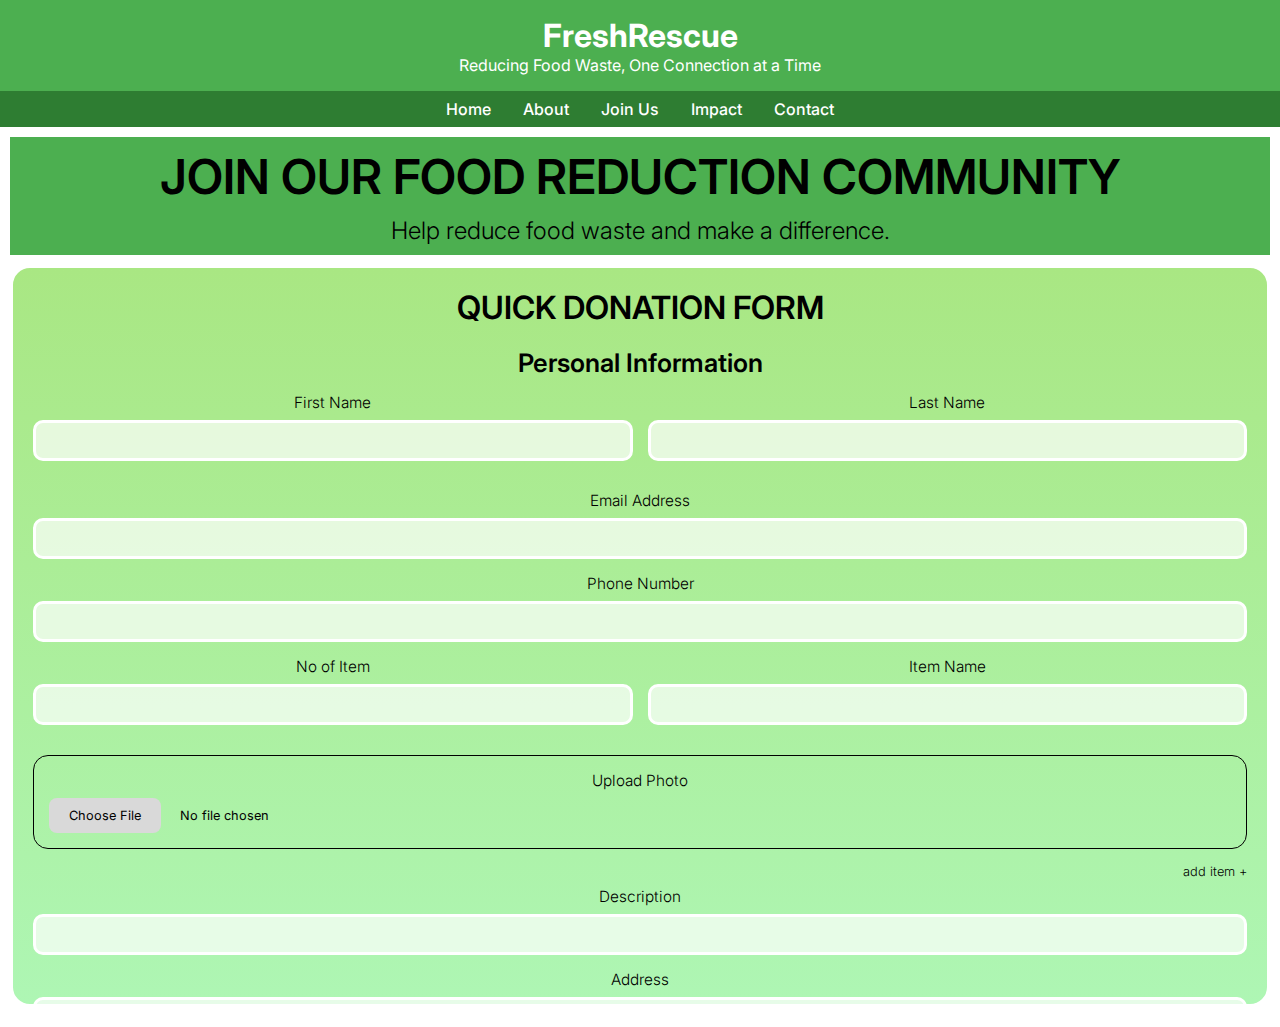
<file: quick donate.html>
<!DOCTYPE html>
<html lang="en">
<head>
    <meta charset="UTF-8">
    <meta name="viewport" content="width=device-width, initial-scale=1.0">
    <title>Food Reduction Community</title>
    <link href="https://fonts.googleapis.com/css2?family=Inter:wght@300;400;600&display=swap" rel="stylesheet">
    <style>
        * {
            margin: 0;
            padding: 0;
            box-sizing: border-box;
            font-family: 'Inter', sans-serif;
        }

        :root {
            --primary-color: #4CAF50;
            --secondary-color: #2E7D32;
            --accent-color: #FF9800;
            --light-bg: #f8f9fa;
            --dark-text: #212121;
            --light-text: #ffffff;
        }
        

        body {
            background: white;
            position: relative;
            height: 100vh;
            overflow: hidden;
        }

        .gradient-bg {
            position: absolute;
            width: 100%;
            height: 100%;
            background: white;
            z-index: -1;
        }

        .container {
            width: 100%;
            height: 100vh;
            margin: 0 auto;
            padding: 10px;
            position: relative;
            display: flex;
            flex-direction: column;
        }

        .header {
            text-align: center;
            padding: 10px 0;
            flex-shrink: 0;
        }

        .title {
            font-size: clamp(1.5rem, 4vw, 3rem);
            font-weight: 600;
            color: black;
            margin-bottom: 10px;
        }

        .subtitle {
            font-size: clamp(1rem, 2vw, 1.5rem);
            font-weight: 300;
            color: black;
            max-width: 1000px;
            margin: 0 auto;
        }

        .form-container {
            background: linear-gradient(180deg, #a9e783 0%, #aef6b4 100%);
            border-radius: 20px;
            border: 3px solid white;
            padding: 20px;
            margin: 10px auto;
            width: 100%;
            flex-grow: 1;
            overflow-y: auto;
        }

        .form-title {
            font-size: clamp(1.2rem, 2.5vw, 2rem);
            font-weight: 600;
            text-align: center;
            margin-bottom: 20px;
            color: black;
        }

        .section-title {
            font-size: clamp(1rem, 2vw, 1.8rem);
            font-weight: 600;
            text-align: center;
            margin: 15px 0;
            color: black;
        }

        .form-grid {
            display: grid;
            grid-template-columns: repeat(auto-fit, minmax(250px, 1fr));
            gap: 15px;
            margin-bottom: 15px;
        }

        .form-group {
            margin-bottom: 15px;
        }

        .form-label {
            display: block;
            font-size: clamp(0.9rem, 1.2vw, 1.2rem);
            font-weight: 300;
            margin-bottom: 8px;
            text-align: center;
            color: black;
        }

        .form-input {
            width: 100%;
            padding: 10px;
            border-radius: 10px;
            border: 3px solid white;
            background: rgba(255, 255, 255, 0.7);
            font-size: clamp(0.8rem, 1vw, 1rem);
        }

        .full-width {
            grid-column: 1 / -1;
        }

        .upload-container {
            border-radius: 15px;
            border: 1px solid black;
            padding: 15px;
            margin: 15px 0;
            position: relative;
        }

        .upload-btn {
            background: #D9D9D9;
            border-radius: 8px;
            padding: 10px 20px;
            display: inline-block;
            font-size: clamp(0.8rem, 1vw, 1rem);
            cursor: pointer;
        }

        .file-info {
            display: inline-block;
            margin-left: 15px;
            font-size: clamp(0.8rem, 1vw, 1rem);
        }

        .add-item {
            text-align: right;
            font-size: clamp(0.8rem, 1vw, 1.2rem);
            font-weight: 300;
            margin: 8px 0;
            cursor: pointer;
        }

        .submit-btn {
            width: 100%;
            max-width: 400px;
            margin: 20px auto;
            display: block;
            background: #43BC21;
            color: white;
            border: none;
            border-radius: 8px;
            padding: 12px;
            font-size: clamp(0.9rem, 1.2vw, 1.2rem);
            font-weight: 400;
            cursor: pointer;
            transition: opacity 0.3s;
        }

        .submit-btn:hover {
            opacity: 0.9;
        }


         
        header {
            background-color: var(--primary-color);
            color: var(--light-text);
            padding: 1rem 0;
            text-align: center;
        }
        
        nav {
            background-color: var(--secondary-color);
            padding: 0.5rem 2rem;
        }
        
        nav ul {
            margin: 0;
            padding: 0;
            list-style: none;
            display: flex;
            justify-content: center;
        }
        
        nav li {
            margin: 0 1rem;
        }
        
        nav a {
            color: var(--light-text);
            text-decoration: none;
            font-weight: 500;
        }
        
        nav a:hover {
            text-decoration: underline;
        }


        @media (max-width: 768px) {
            .form-container {
                padding: 15px;
            }
            
            .form-grid {
                grid-template-columns: 1fr;
            }
            
            .header, .form-title, .section-title {
                margin-bottom: 15px;
            }
        }

        @media (max-width: 480px) {
            .container {
                padding: 5px;
            }
            
            .form-input, .upload-btn, .submit-btn {
                padding: 8px;
            }
        }
    </style>
</head>
<body>

    <header>
        <h1>FreshRescue</h1>
        <p>Reducing Food Waste, One Connection at a Time</p>
    </header>
    
    <nav>
        <ul>
            <li><a href="#">Home</a></li>
            <li><a href="#">About</a></li>
            <li><a href="#">Join Us</a></li>
            <li><a href="#">Impact</a></li>
            <li><a href="#">Contact</a></li>
        </ul>
    </nav>


    <div class="gradient-bg"></div>
    
    <div class="container">
        <header class="header">
            <h1 class="title">JOIN OUR FOOD REDUCTION COMMUNITY</h1>
            <p class="subtitle">Help reduce food waste and make a difference.</p>
        </header>
        
        <div class="form-container">
            <h2 class="form-title">QUICK DONATION FORM</h2>
            
            <h3 class="section-title">Personal Information</h3>
            
            <div class="form-grid">
                <div class="form-group">
                    <label for="firstName" class="form-label">First Name</label>
                    <input type="text" id="firstName" class="form-input">
                </div>
                
                <div class="form-group">
                    <label for="lastName" class="form-label">Last Name</label>
                    <input type="text" id="lastName" class="form-input">
                </div>
            </div>
            
            <div class="form-group full-width">
                <label for="email" class="form-label">Email Address</label>
                <input type="email" id="email" class="form-input">
            </div>
            
            <div class="form-group full-width">
                <label for="phone" class="form-label">Phone Number</label>
                <input type="tel" id="phone" class="form-input">
            </div>
            
            <div class="form-grid">
                <div class="form-group">
                    <label for="itemCount" class="form-label">No of Item</label>
                    <input type="number" id="itemCount" class="form-input">
                </div>
                
                <div class="form-group">
                    <label for="itemName" class="form-label">Item Name</label>
                    <input type="text" id="itemName" class="form-input">
                </div>
            </div>
            
            <div class="upload-container">
                <label class="form-label">Upload Photo</label>
                <div class="upload-btn">Choose File</div>
                <span class="file-info">No file chosen</span>
            </div>
            
            <div class="add-item">add item +</div>
            
            <div class="form-group full-width">
                <label for="description" class="form-label">Description</label>
                <input type="text" id="description" class="form-input">
            </div>
            
            <div class="form-group full-width">
                <label for="address" class="form-label">Address</label>
                <textarea id="address" class="form-input" style="height: 80px;"></textarea>
            </div>
            
            <button type="submit" class="submit-btn">Submit Application</button>
        </div>
    </div>
</body>
</html>
</file>
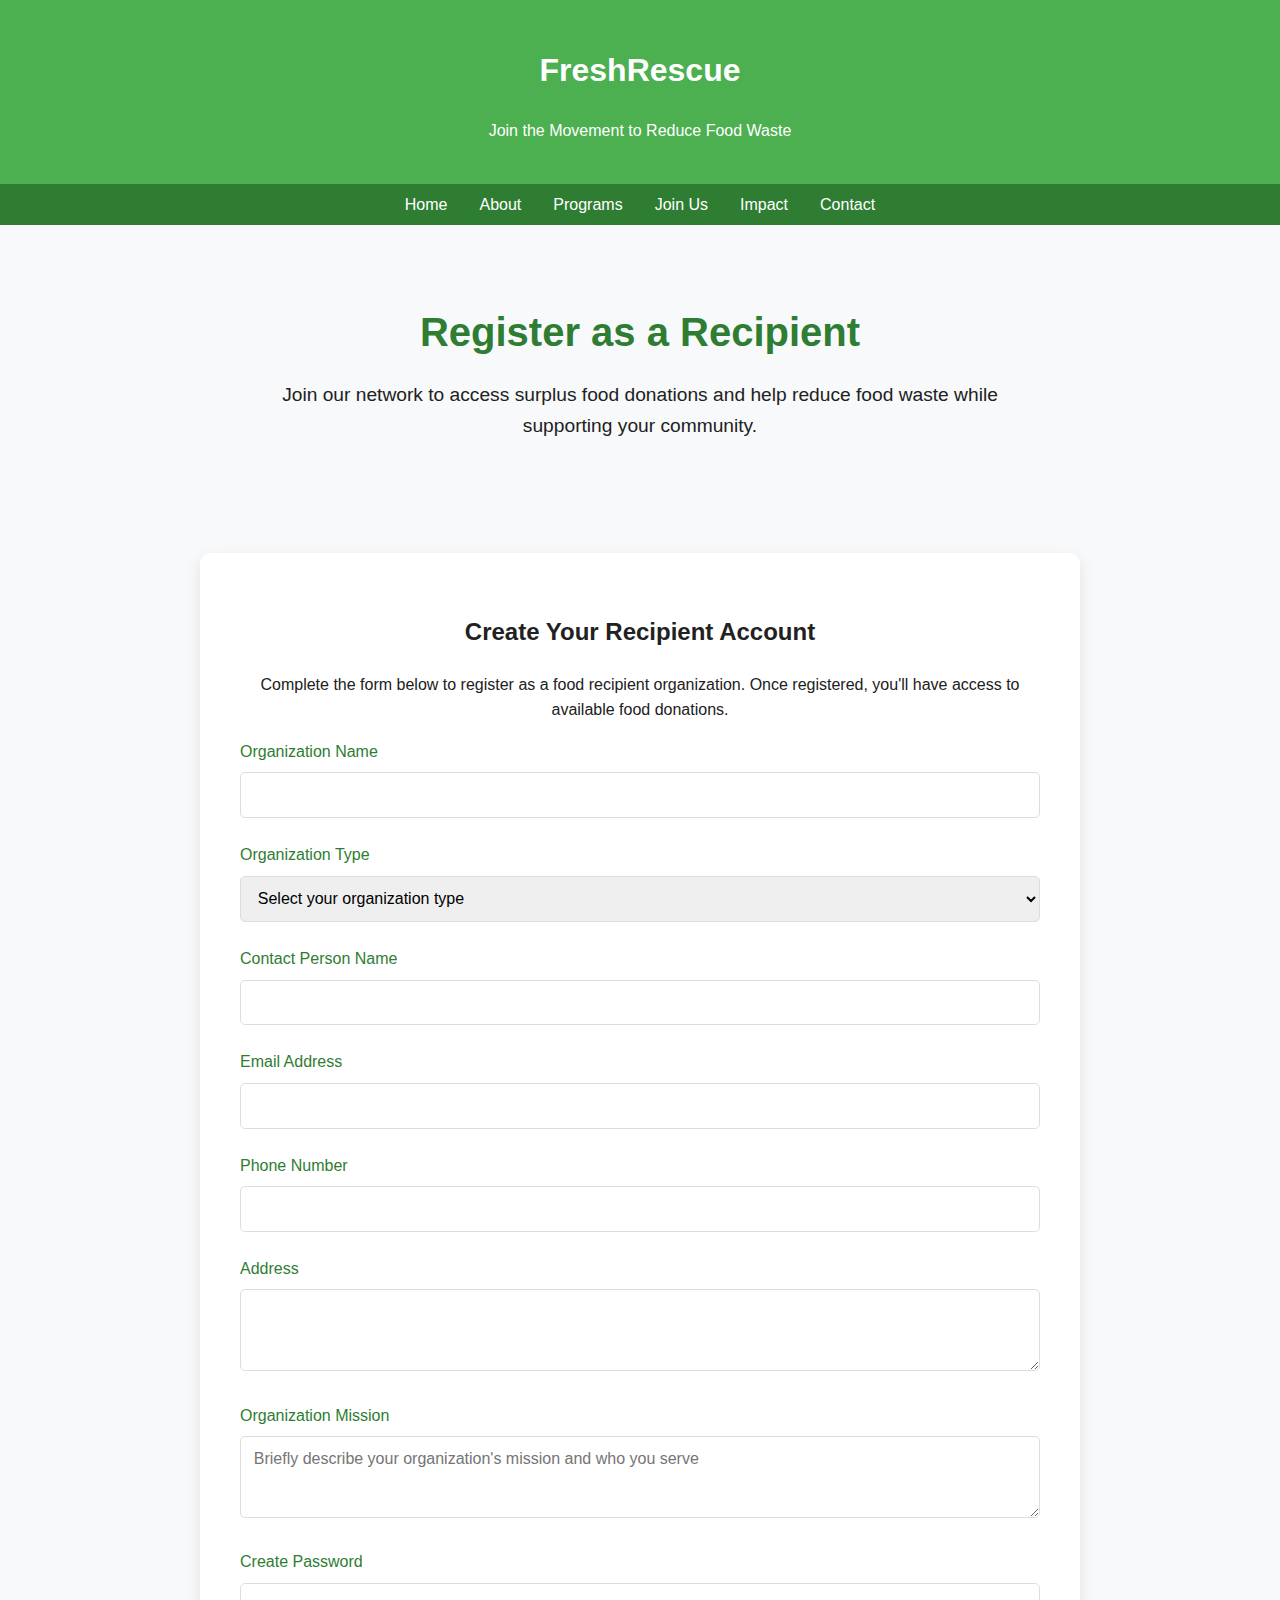
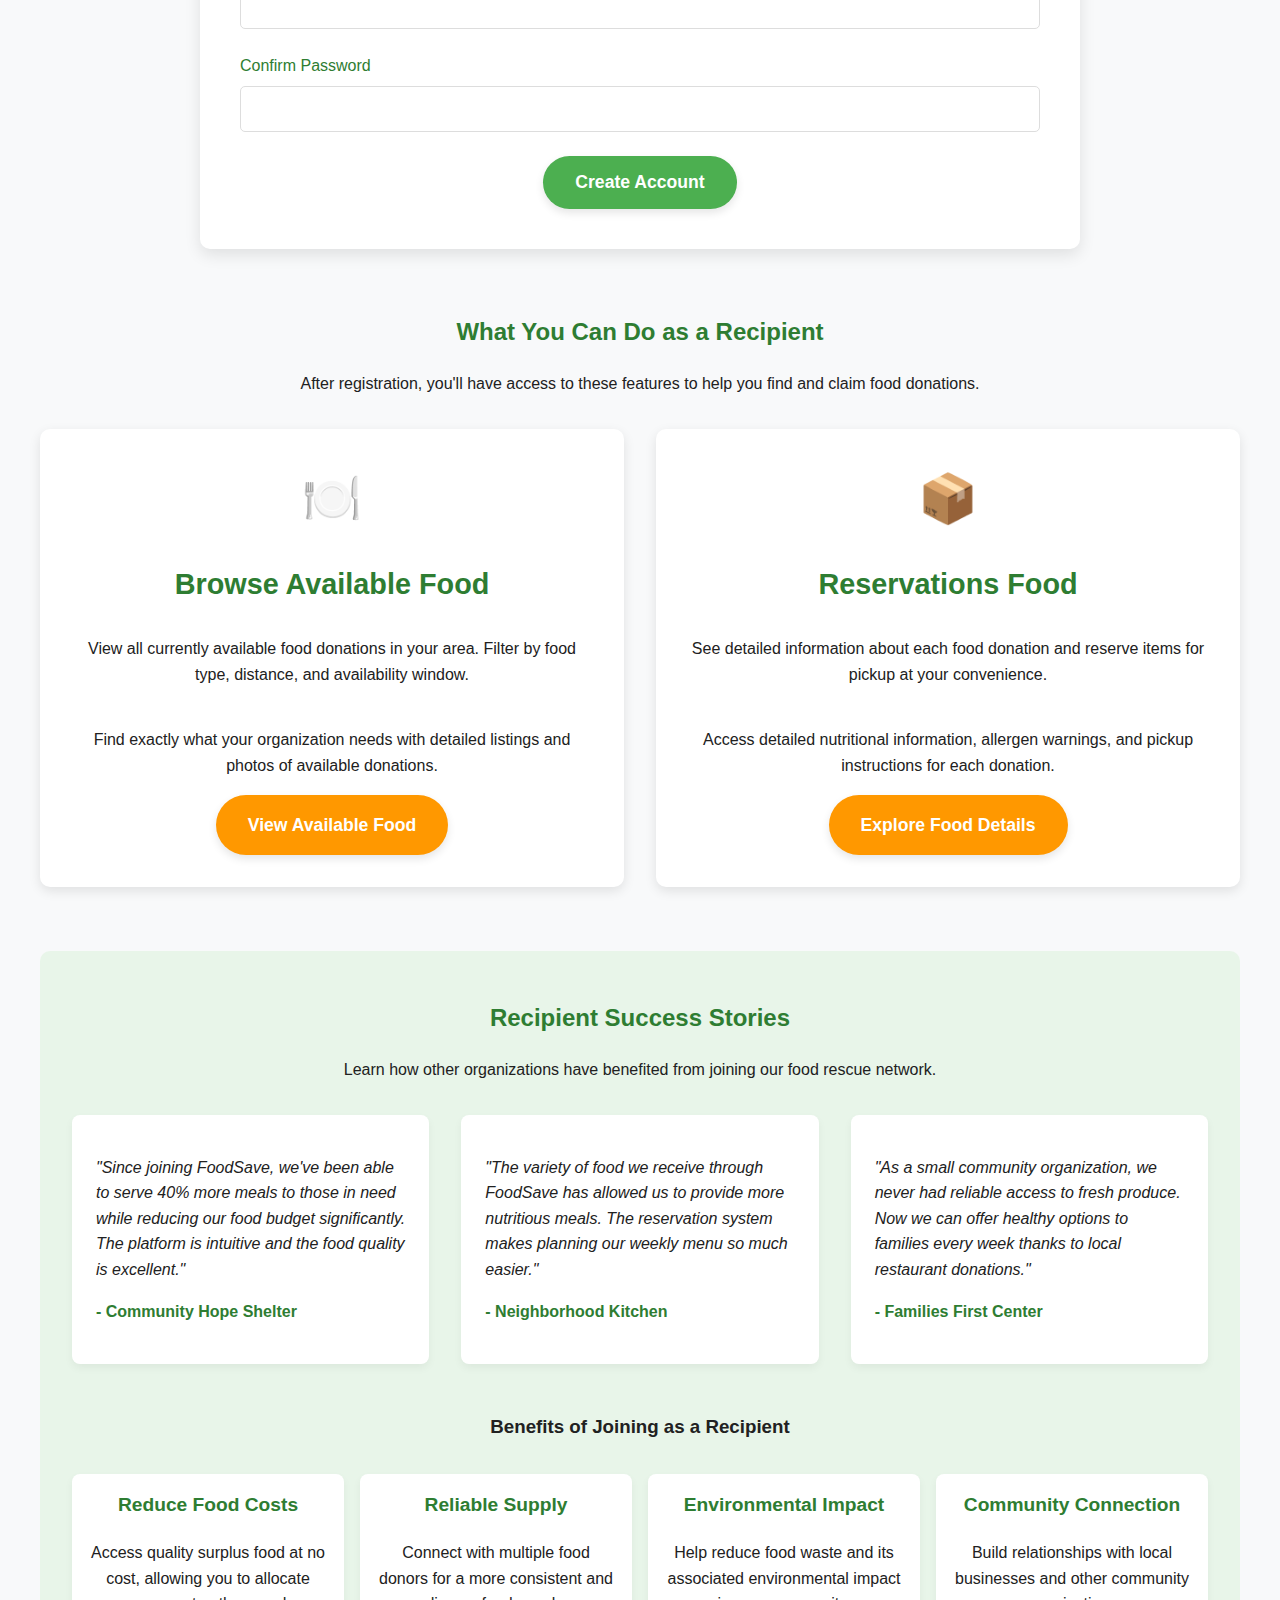
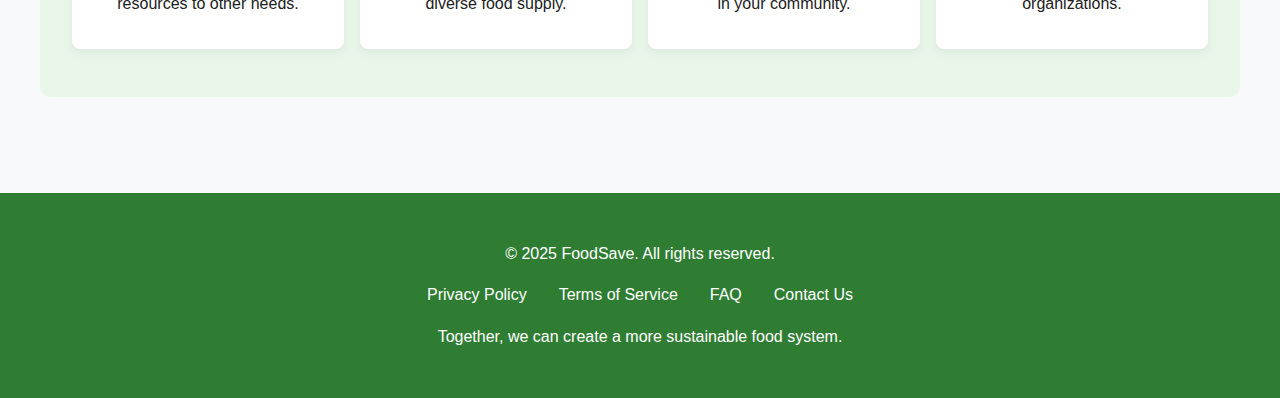
<file: reciever.html>
<!DOCTYPE html>
<html lang="en">
<head>
    <meta charset="UTF-8">
    <meta name="viewport" content="width=device-width, initial-scale=1.0">
    <title>FoodSave - Register as Recipient</title>
    <style>
        :root {
            --primary-color: #4CAF50;
            --secondary-color: #2E7D32;
            --accent-color: #FF9800;
            --light-bg: #f8f9fa;
            --dark-text: #212121;
            --light-text: #ffffff;
        }
        
        body {
            font-family: 'Montserrat', sans-serif;
            margin: 0;
            padding: 0;
            background-color: var(--light-bg);
            color: var(--dark-text);
            line-height: 1.6;
        }
        
        header {
            background-color: var(--primary-color);
            color: var(--light-text);
            padding: 1.5rem 0;
            text-align: center;
        }
        
        nav {
            background-color: var(--secondary-color);
            padding: 0.5rem 2rem;
        }
        
        nav ul {
            margin: 0;
            padding: 0;
            list-style: none;
            display: flex;
            justify-content: center;
        }
        
        nav li {
            margin: 0 1rem;
        }
        
        nav a {
            color: var(--light-text);
            text-decoration: none;
            font-weight: 500;
        }
        
        nav a:hover {
            text-decoration: underline;
        }
        
        .container {
            max-width: 1200px;
            margin: 0 auto;
            padding: 2rem;
        }
        
        .hero {
            text-align: center;
            padding: 3rem 1rem;
            background-color: var(--light-bg);
        }
        
        .hero h1 {
            font-size: 2.5rem;
            margin-bottom: 1rem;
            color: var(--secondary-color);
            font-weight: 700;
        }
        
        .hero p {
            font-size: 1.2rem;
            max-width: 800px;
            margin: 0 auto 2rem;
        }
        
        .registration-card {
            background-color: white;
            border-radius: 10px;
            box-shadow: 0 6px 16px rgba(0,0,0,0.1);
            padding: 2.5rem;
            max-width: 800px;
            margin: 0 auto;
            text-align: center;
        }
        
        .form-group {
            margin-bottom: 1.5rem;
            text-align: left;
        }
        
        label {
            display: block;
            margin-bottom: 0.5rem;
            font-weight: 500;
            color: var(--secondary-color);
        }
        
        input, select, textarea {
            width: 100%;
            padding: 0.8rem;
            border: 1px solid #ddd;
            border-radius: 5px;
            font-family: inherit;
            font-size: 1rem;
            box-sizing: border-box;
        }
        
        input:focus, select:focus, textarea:focus {
            outline: none;
            border-color: var(--primary-color);
            box-shadow: 0 0 0 2px rgba(76, 175, 80, 0.2);
        }
        
        .btn {
            display: inline-block;
            background-color: var(--accent-color);
            color: white;
            padding: 1rem 2rem;
            border-radius: 50px;
            text-decoration: none;
            font-weight: 600;
            transition: all 0.3s ease;
            border: none;
            cursor: pointer;
            font-size: 1.1rem;
            box-shadow: 0 4px 8px rgba(0,0,0,0.1);
        }
        
        .btn:hover {
            background-color: #E65100;
            transform: translateY(-3px);
            box-shadow: 0 6px 12px rgba(0,0,0,0.15);
        }
        
        .btn-primary {
            background-color: var(--primary-color);
        }
        
        .btn-primary:hover {
            background-color: var(--secondary-color);
        }
        
        .options-section {
            margin-top: 4rem;
        }
        
        .options-container {
            display: flex;
            gap: 2rem;
            margin-top: 2rem;
        }
        
        .option-card {
            flex: 1;
            background-color: white;
            border-radius: 10px;
            box-shadow: 0 4px 12px rgba(0,0,0,0.1);
            padding: 2rem;
            text-align: center;
            transition: transform 0.3s ease, box-shadow 0.3s ease;
        }
        
        .option-card:hover {
            transform: translateY(-10px);
            box-shadow: 0 12px 24px rgba(0,0,0,0.15);
        }
        
        .option-icon {
            font-size: 3rem;
            color: var(--primary-color);
            margin-bottom: 1.5rem;
        }
        
        .option-card h3 {
            color: var(--secondary-color);
            font-size: 1.8rem;
            margin-top: 0;
        }
        
        .option-preview {
            margin-top: 1.5rem;
            border-radius: 8px;
            overflow: hidden;
            box-shadow: 0 4px 8px rgba(0,0,0,0.1);
        }
        
        .option-preview img {
            width: 100%;
            height: auto;
            display: block;
        }
        
        .testimonials {
            background-color: #E8F5E9;
            padding: 3rem 2rem;
            border-radius: 10px;
            margin-top: 4rem;
            text-align: center;
        }
        
        .testimonials h2 {
            color: var(--secondary-color);
            margin-top: 0;
        }
        
        .testimonials-grid {
            display: grid;
            grid-template-columns: repeat(auto-fit, minmax(300px, 1fr));
            gap: 2rem;
            margin-top: 2rem;
        }
        
        .testimonial {
            background-color: white;
            padding: 1.5rem;
            border-radius: 8px;
            box-shadow: 0 4px 8px rgba(0,0,0,0.05);
            text-align: left;
        }
        
        .testimonial-text {
            font-style: italic;
            margin-bottom: 1rem;
        }
        
        .testimonial-author {
            font-weight: 600;
            color: var(--secondary-color);
        }
        
        .benefits-list {
            margin-top: 2rem;
            display: flex;
            flex-wrap: wrap;
            gap: 1rem;
            justify-content: center;
        }
        
        .benefit-item {
            background-color: white;
            border-radius: 8px;
            padding: 1rem;
            box-shadow: 0 4px 8px rgba(0,0,0,0.05);
            flex: 1;
            min-width: 200px;
            max-width: 300px;
        }
        
        .benefit-item h3 {
            color: var(--secondary-color);
            margin-top: 0;
            font-size: 1.2rem;
        }
        
        footer {
            background-color: var(--secondary-color);
            color: var(--light-text);
            text-align: center;
            padding: 2rem 0;
            margin-top: 4rem;
        }
        
        .footer-links {
            display: flex;
            justify-content: center;
            margin: 1rem 0;
        }
        
        .footer-links a {
            color: var(--light-text);
            margin: 0 1rem;
            text-decoration: none;
        }
        
        .footer-links a:hover {
            text-decoration: underline;
        }
        
        @media (max-width: 768px) {
            .options-container {
                flex-direction: column;
            }
            
            .hero h1 {
                font-size: 2rem;
            }
        }
    </style>
</head>
<body>
    <header>
        <h1>FreshRescue</h1>
        <p>Join the Movement to Reduce Food Waste</p>
    </header>
    
    <nav>
        <ul>
            <li><a href="#">Home</a></li>
            <li><a href="#">About</a></li>
            <li><a href="#">Programs</a></li>
            <li><a href="#">Join Us</a></li>
            <li><a href="#">Impact</a></li>
            <li><a href="#">Contact</a></li>
        </ul>
    </nav>
    
    <div class="hero">
        <h1>Register as a Recipient</h1>
        <p>Join our network to access surplus food donations and help reduce food waste while supporting your community.</p>
    </div>
    
    <div class="container">
        <div class="registration-card">
            <h2>Create Your Recipient Account</h2>
            <p>Complete the form below to register as a food recipient organization. Once registered, you'll have access to available food donations.</p>
            
            <form>
                <div class="form-group">
                    <label for="organization">Organization Name</label>
                    <input type="text" id="organization" required>
                </div>
                
                <div class="form-group">
                    <label for="type">Organization Type</label>
                    <select id="type" required>
                        <option value="">Select your organization type</option>
                        <option value="food-bank">Food Bank</option>
                        <option value="shelter">Shelter</option>
                        <option value="community-kitchen">Community Kitchen</option>
                        <option value="school">School Program</option>
                        <option value="religious">Religious Organization</option>
                        <option value="nonprofit">Nonprofit</option>
                        <option value="community-center">Community Center</option>
                        <option value="other">Other</option>
                    </select>
                </div>
                
                <div class="form-group">
                    <label for="contact-name">Contact Person Name</label>
                    <input type="text" id="contact-name" required>
                </div>
                
                <div class="form-group">
                    <label for="email">Email Address</label>
                    <input type="email" id="email" required>
                </div>
                
                <div class="form-group">
                    <label for="phone">Phone Number</label>
                    <input type="tel" id="phone" required>
                </div>
                
                <div class="form-group">
                    <label for="address">Address</label>
                    <textarea id="address" rows="3" required></textarea>
                </div>
                
                <div class="form-group">
                    <label for="mission">Organization Mission</label>
                    <textarea id="mission" rows="3" placeholder="Briefly describe your organization's mission and who you serve" required></textarea>
                </div>
                
                <div class="form-group">
                    <label for="password">Create Password</label>
                    <input type="password" id="password" required>
                </div>
                
                <div class="form-group">
                    <label for="confirm-password">Confirm Password</label>
                    <input type="password" id="confirm-password" required>
                </div>
                
                <button type="submit" class="btn btn-primary">Create Account</button>
            </form>
        </div>
        
        <div class="options-section">
            <h2 style="text-align: center; color: var(--secondary-color);">What You Can Do as a Recipient</h2>
            <p style="text-align: center; max-width: 800px; margin: 0 auto;">After registration, you'll have access to these features to help you find and claim food donations.</p>
            
            <div class="options-container">
                <div class="option-card">
                    <div class="option-icon">🍽️</div>
                    <h3>Browse Available Food</h3>
                    <p>View all currently available food donations in your area. Filter by food type, distance, and availability window.</p>
                    <div class="option-preview">
                        <!-- <img src="/api/placeholder/400/250" alt="Available food listings interface"> -->
                    </div>
                    <p>Find exactly what your organization needs with detailed listings and photos of available donations.</p>
                    <a href="available food.html" class="btn">View Available Food</a>
                </div>
                
                <div class="option-card">
                    <div class="option-icon">📦</div>
                    <h3>Reservations Food</h3>
                    <p>See detailed information about each food donation and reserve items for pickup at your convenience.</p>
                    <div class="option-preview">
                        <!-- <img src="/api/placeholder/400/250" alt="Food details interface"> -->
                    </div>
                    <p>Access detailed nutritional information, allergen warnings, and pickup instructions for each donation.</p>
                    <a href="extrafood.html" class="btn">Explore Food Details</a>
                </div>
            </div>
        </div>
        
        <div class="testimonials">
            <h2>Recipient Success Stories</h2>
            <p>Learn how other organizations have benefited from joining our food rescue network.</p>
            
            <div class="testimonials-grid">
                <div class="testimonial">
                    <p class="testimonial-text">"Since joining FoodSave, we've been able to serve 40% more meals to those in need while reducing our food budget significantly. The platform is intuitive and the food quality is excellent."</p>
                    <p class="testimonial-author">- Community Hope Shelter</p>
                </div>
                
                <div class="testimonial">
                    <p class="testimonial-text">"The variety of food we receive through FoodSave has allowed us to provide more nutritious meals. The reservation system makes planning our weekly menu so much easier."</p>
                    <p class="testimonial-author">- Neighborhood Kitchen</p>
                </div>
                
                <div class="testimonial">
                    <p class="testimonial-text">"As a small community organization, we never had reliable access to fresh produce. Now we can offer healthy options to families every week thanks to local restaurant donations."</p>
                    <p class="testimonial-author">- Families First Center</p>
                </div>
            </div>
            
            <h3 style="margin-top: 3rem;">Benefits of Joining as a Recipient</h3>
            <div class="benefits-list">
                <div class="benefit-item">
                    <h3>Reduce Food Costs</h3>
                    <p>Access quality surplus food at no cost, allowing you to allocate resources to other needs.</p>
                </div>
                <div class="benefit-item">
                    <h3>Reliable Supply</h3>
                    <p>Connect with multiple food donors for a more consistent and diverse food supply.</p>
                </div>
                <div class="benefit-item">
                    <h3>Environmental Impact</h3>
                    <p>Help reduce food waste and its associated environmental impact in your community.</p>
                </div>
                <div class="benefit-item">
                    <h3>Community Connection</h3>
                    <p>Build relationships with local businesses and other community organizations.</p>
                </div>
            </div>
        </div>
    </div>
    
    <footer>
        <p>© 2025 FoodSave. All rights reserved.</p>
        <div class="footer-links">
            <a href="#">Privacy Policy</a>
            <a href="#">Terms of Service</a>
            <a href="#">FAQ</a>
            <a href="#">Contact Us</a>
        </div>
        <p>Together, we can create a more sustainable food system.</p>
    </footer>
</body>
</html>
</file>
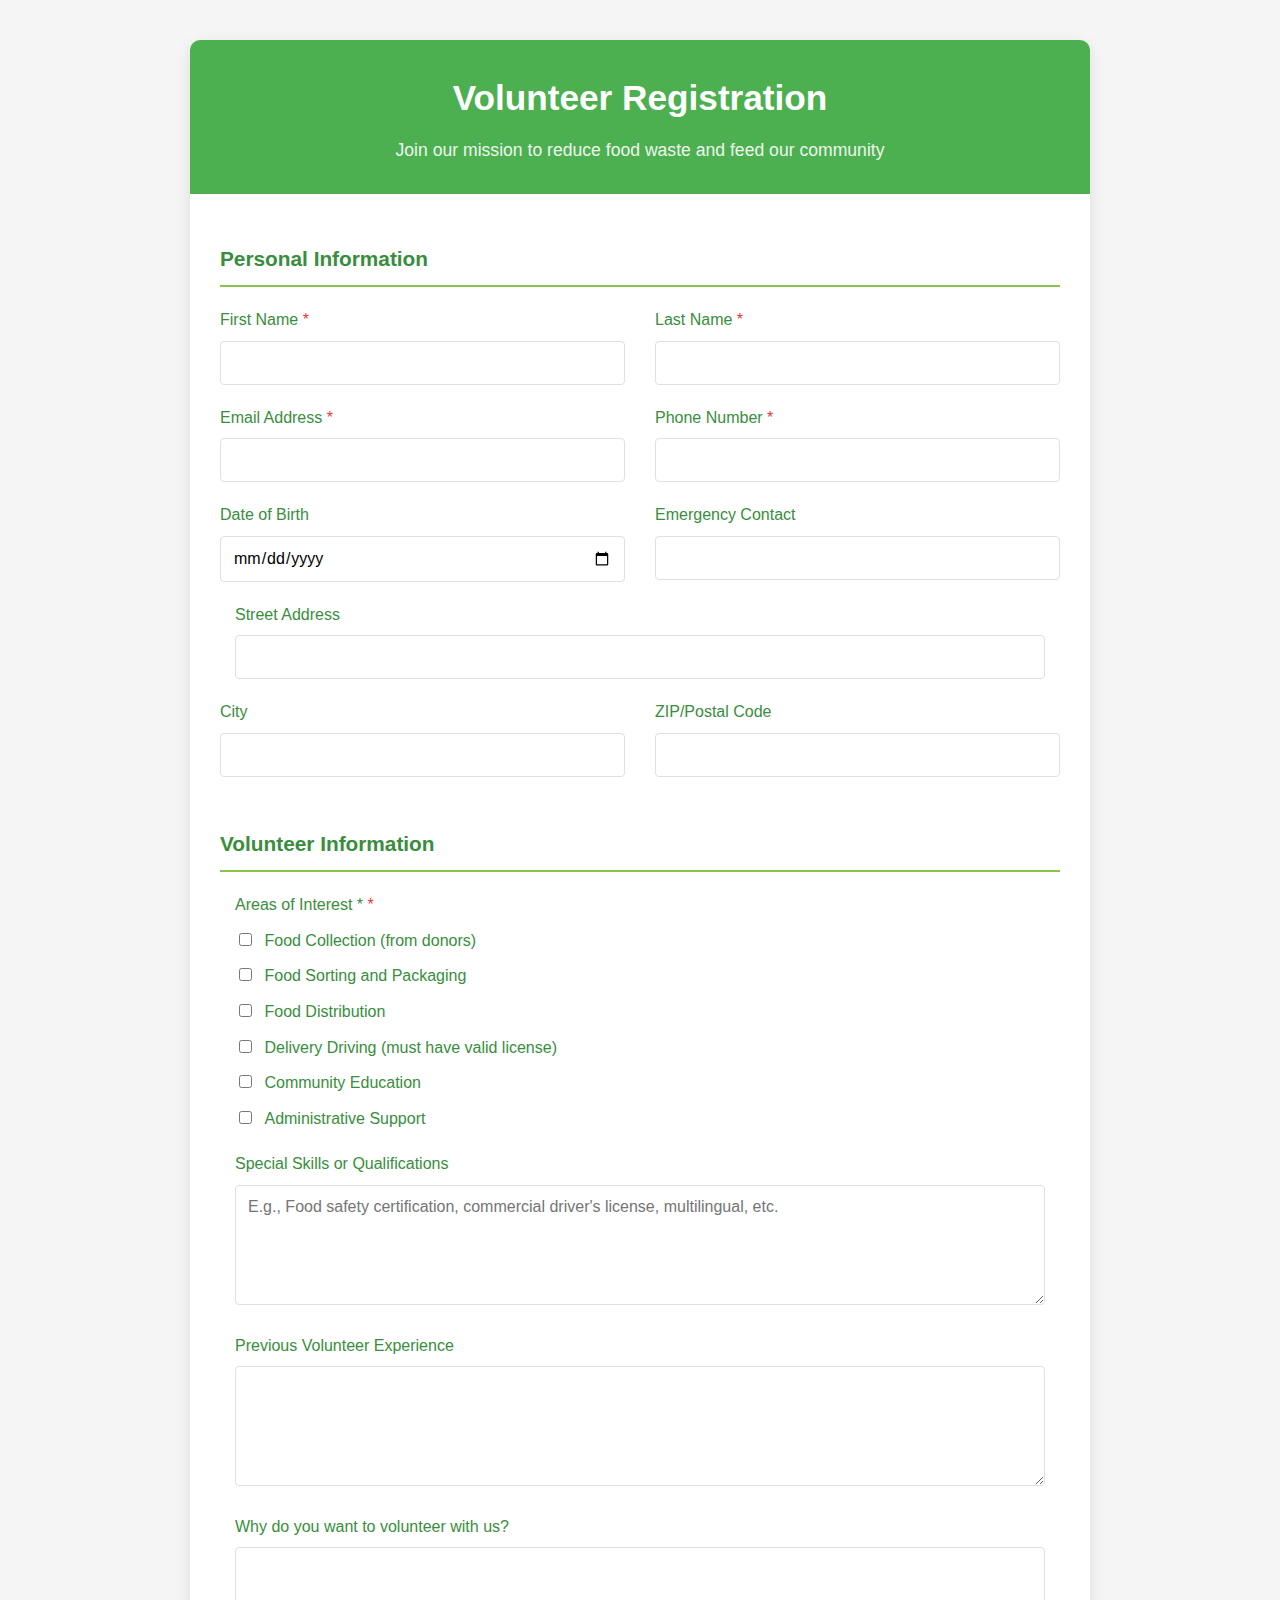
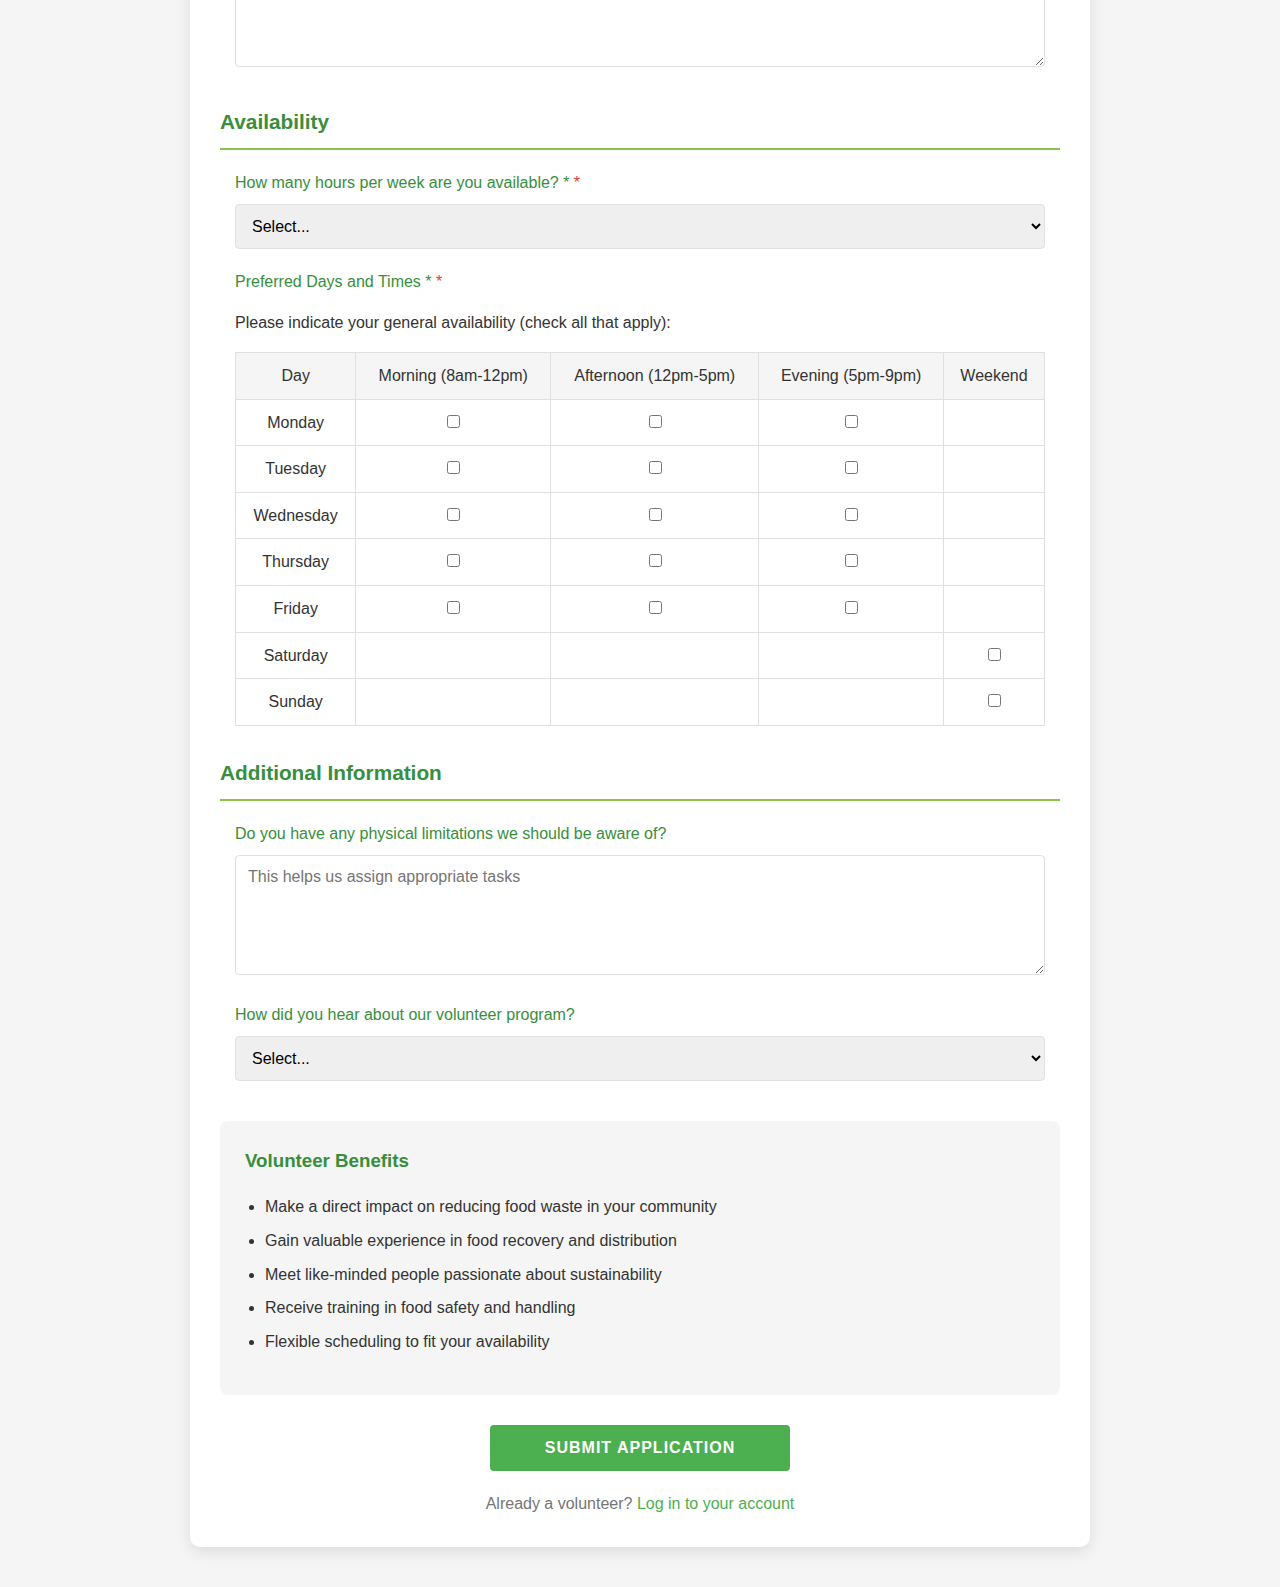
<file: volunteer registration.html>
<!DOCTYPE html>
<html lang="en">
<head>
    <meta charset="UTF-8">
    <meta name="viewport" content="width=device-width, initial-scale=1.0">
    <title>Volunteer with Us - Food Reduction Initiative</title>
    <style>
        :root {
            --primary-color: #4CAF50;
            --secondary-color: #388E3C;
            --accent-color: #8BC34A;
            --text-color: #333;
            --light-gray: #f5f5f5;
            --medium-gray: #e0e0e0;
            --dark-gray: #757575;
            --white: #ffffff;
        }
        
        * {
            box-sizing: border-box;
            font-family: 'Roboto', 'Helvetica Neue', Arial, sans-serif;
        }
        
        body {
            margin: 0;
            padding: 0;
            background-color: var(--light-gray);
            color: var(--text-color);
            line-height: 1.6;
        }
        
        .container {
            max-width: 900px;
            margin: 40px auto;
            background: var(--white);
            border-radius: 10px;
            box-shadow: 0 5px 15px rgba(0,0,0,0.1);
            overflow: hidden;
        }
        
        .header {
            background-color: var(--primary-color);
            color: var(--white);
            padding: 30px;
            text-align: center;
        }
        
        .header h1 {
            margin: 0;
            font-size: 2.2rem;
            font-weight: 700;
        }
        
        .header p {
            margin: 10px 0 0;
            font-size: 1.1rem;
            opacity: 0.9;
        }
        
        .form-container {
            padding: 30px;
        }
        
        .form-section {
            margin-bottom: 30px;
        }
        
        .section-title {
            color: var(--secondary-color);
            border-bottom: 2px solid var(--accent-color);
            padding-bottom: 10px;
            margin-bottom: 20px;
            font-size: 1.3rem;
        }
        
        .form-row {
            display: flex;
            flex-wrap: wrap;
            margin: 0 -15px;
        }
        
        .form-group {
            flex: 1 0 100%;
            padding: 0 15px;
            margin-bottom: 20px;
        }
        
        @media (min-width: 768px) {
            .form-group.half {
                flex: 0 0 50%;
            }
        }
        
        label {
            display: block;
            margin-bottom: 8px;
            font-weight: 500;
            color: var(--secondary-color);
        }
        
        .required:after {
            content: " *";
            color: #e53935;
        }
        
        input[type="text"],
        input[type="email"],
        input[type="tel"],
        input[type="password"],
        input[type="date"],
        select,
        textarea {
            width: 100%;
            padding: 12px;
            border: 1px solid var(--medium-gray);
            border-radius: 4px;
            font-size: 16px;
            transition: border 0.3s;
        }
        
        input:focus,
        select:focus,
        textarea:focus {
            outline: none;
            border-color: var(--primary-color);
            box-shadow: 0 0 0 2px rgba(76, 175, 80, 0.2);
        }
        
        textarea {
            min-height: 120px;
            resize: vertical;
        }
        
        .checkbox-group {
            margin-top: 10px;
        }
        
        .checkbox-item {
            margin-bottom: 10px;
        }
        
        .checkbox-item label {
            display: inline;
            font-weight: normal;
            margin-left: 5px;
        }
        
        .availability-table {
            width: 100%;
            border-collapse: collapse;
            margin-top: 15px;
        }
        
        .availability-table th,
        .availability-table td {
            border: 1px solid var(--medium-gray);
            padding: 10px;
            text-align: center;
        }
        
        .availability-table th {
            background-color: var(--light-gray);
            font-weight: 500;
        }
        
        .availability-table select {
            width: 100%;
            padding: 5px;
        }
        
        .submit-btn {
            background-color: var(--primary-color);
            color: white;
            border: none;
            padding: 14px 28px;
            font-size: 16px;
            font-weight: 600;
            border-radius: 4px;
            cursor: pointer;
            transition: background-color 0.3s;
            display: block;
            width: 100%;
            max-width: 300px;
            margin: 30px auto 0;
            text-transform: uppercase;
            letter-spacing: 1px;
        }
        
        .submit-btn:hover {
            background-color: var(--secondary-color);
        }
        
        .login-link {
            text-align: center;
            margin-top: 20px;
            color: var(--dark-gray);
        }
        
        .login-link a {
            color: var(--primary-color);
            text-decoration: none;
            font-weight: 500;
        }
        
        .login-link a:hover {
            text-decoration: underline;
        }
        
        .volunteer-benefits {
            background-color: var(--light-gray);
            padding: 25px;
            border-radius: 8px;
            margin-top: 40px;
        }
        
        .volunteer-benefits h3 {
            color: var(--secondary-color);
            margin-top: 0;
        }
        
        .volunteer-benefits ul {
            padding-left: 20px;
        }
        
        .volunteer-benefits li {
            margin-bottom: 8px;
        }
    </style>
</head>
<body>
    <div class="container">
        <div class="header">
            <h1>Volunteer Registration</h1>
            <p>Join our mission to reduce food waste and feed our community</p>
        </div>
        
        <div class="form-container">
            <form id="volunteerForm">
                <div class="form-section">
                    <h2 class="section-title">Personal Information</h2>
                    <div class="form-row">
                        <div class="form-group half">
                            <label for="firstName" class="required">First Name</label>
                            <input type="text" id="firstName" name="firstName" required>
                        </div>
                        <div class="form-group half">
                            <label for="lastName" class="required">Last Name</label>
                            <input type="text" id="lastName" name="lastName" required>
                        </div>
                    </div>
                    
                    <div class="form-row">
                        <div class="form-group half">
                            <label for="email" class="required">Email Address</label>
                            <input type="email" id="email" name="email" required>
                        </div>
                        <div class="form-group half">
                            <label for="phone" class="required">Phone Number</label>
                            <input type="tel" id="phone" name="phone" required>
                        </div>
                    </div>
                    
                    <div class="form-row">
                        <div class="form-group half">
                            <label for="dob">Date of Birth</label>
                            <input type="date" id="dob" name="dob">
                        </div>
                        <div class="form-group half">
                            <label for="emergencyContact">Emergency Contact</label>
                            <input type="text" id="emergencyContact" name="emergencyContact">
                        </div>
                    </div>
                    
                    <div class="form-group">
                        <label for="address">Street Address</label>
                        <input type="text" id="address" name="address">
                    </div>
                    
                    <div class="form-row">
                        <div class="form-group half">
                            <label for="city">City</label>
                            <input type="text" id="city" name="city">
                        </div>
                        <div class="form-group half">
                            <label for="zipCode">ZIP/Postal Code</label>
                            <input type="text" id="zipCode" name="zipCode">
                        </div>
                    </div>
                </div>
                
                <div class="form-section">
                    <h2 class="section-title">Volunteer Information</h2>
                    
                    <div class="form-group">
                        <label>Areas of Interest <span class="required">*</span></label>
                        <div class="checkbox-group">
                            <div class="checkbox-item">
                                <input type="checkbox" id="foodCollection" name="interest" value="foodCollection">
                                <label for="foodCollection">Food Collection (from donors)</label>
                            </div>
                            <div class="checkbox-item">
                                <input type="checkbox" id="foodSorting" name="interest" value="foodSorting">
                                <label for="foodSorting">Food Sorting and Packaging</label>
                            </div>
                            <div class="checkbox-item">
                                <input type="checkbox" id="distribution" name="interest" value="distribution">
                                <label for="distribution">Food Distribution</label>
                            </div>
                            <div class="checkbox-item">
                                <input type="checkbox" id="driving" name="interest" value="driving">
                                <label for="driving">Delivery Driving (must have valid license)</label>
                            </div>
                            <div class="checkbox-item">
                                <input type="checkbox" id="education" name="interest" value="education">
                                <label for="education">Community Education</label>
                            </div>
                            <div class="checkbox-item">
                                <input type="checkbox" id="admin" name="interest" value="admin">
                                <label for="admin">Administrative Support</label>
                            </div>
                        </div>
                    </div>
                    
                    <div class="form-group">
                        <label for="skills">Special Skills or Qualifications</label>
                        <textarea id="skills" name="skills" placeholder="E.g., Food safety certification, commercial driver's license, multilingual, etc."></textarea>
                    </div>
                    
                    <div class="form-group">
                        <label for="experience">Previous Volunteer Experience</label>
                        <textarea id="experience" name="experience"></textarea>
                    </div>
                    
                    <div class="form-group">
                        <label for="whyVolunteer">Why do you want to volunteer with us?</label>
                        <textarea id="whyVolunteer" name="whyVolunteer"></textarea>
                    </div>
                </div>
                
                <div class="form-section">
                    <h2 class="section-title">Availability</h2>
                    
                    <div class="form-group">
                        <label>How many hours per week are you available? <span class="required">*</span></label>
                        <select id="hoursAvailable" name="hoursAvailable" required>
                            <option value="">Select...</option>
                            <option value="1-3">1-3 hours</option>
                            <option value="4-6">4-6 hours</option>
                            <option value="7-10">7-10 hours</option>
                            <option value="10+">More than 10 hours</option>
                        </select>
                    </div>
                    
                    <div class="form-group">
                        <label>Preferred Days and Times <span class="required">*</span></label>
                        <p>Please indicate your general availability (check all that apply):</p>
                        
                        <table class="availability-table">
                            <thead>
                                <tr>
                                    <th>Day</th>
                                    <th>Morning (8am-12pm)</th>
                                    <th>Afternoon (12pm-5pm)</th>
                                    <th>Evening (5pm-9pm)</th>
                                    <th>Weekend</th>
                                </tr>
                            </thead>
                            <tbody>
                                <tr>
                                    <td>Monday</td>
                                    <td><input type="checkbox" name="mondayMorning"></td>
                                    <td><input type="checkbox" name="mondayAfternoon"></td>
                                    <td><input type="checkbox" name="mondayEvening"></td>
                                    <td></td>
                                </tr>
                                <tr>
                                    <td>Tuesday</td>
                                    <td><input type="checkbox" name="tuesdayMorning"></td>
                                    <td><input type="checkbox" name="tuesdayAfternoon"></td>
                                    <td><input type="checkbox" name="tuesdayEvening"></td>
                                    <td></td>
                                </tr>
                                <tr>
                                    <td>Wednesday</td>
                                    <td><input type="checkbox" name="wednesdayMorning"></td>
                                    <td><input type="checkbox" name="wednesdayAfternoon"></td>
                                    <td><input type="checkbox" name="wednesdayEvening"></td>
                                    <td></td>
                                </tr>
                                <tr>
                                    <td>Thursday</td>
                                    <td><input type="checkbox" name="thursdayMorning"></td>
                                    <td><input type="checkbox" name="thursdayAfternoon"></td>
                                    <td><input type="checkbox" name="thursdayEvening"></td>
                                    <td></td>
                                </tr>
                                <tr>
                                    <td>Friday</td>
                                    <td><input type="checkbox" name="fridayMorning"></td>
                                    <td><input type="checkbox" name="fridayAfternoon"></td>
                                    <td><input type="checkbox" name="fridayEvening"></td>
                                    <td></td>
                                </tr>
                                <tr>
                                    <td>Saturday</td>
                                    <td></td>
                                    <td></td>
                                    <td></td>
                                    <td><input type="checkbox" name="saturdayWeekend"></td>
                                </tr>
                                <tr>
                                    <td>Sunday</td>
                                    <td></td>
                                    <td></td>
                                    <td></td>
                                    <td><input type="checkbox" name="sundayWeekend"></td>
                                </tr>
                            </tbody>
                        </table>
                    </div>
                </div>
                
                <div class="form-section">
                    <h2 class="section-title">Additional Information</h2>
                    
                    <div class="form-group">
                        <label>Do you have any physical limitations we should be aware of?</label>
                        <textarea id="limitations" name="limitations" placeholder="This helps us assign appropriate tasks"></textarea>
                    </div>
                    
                    <div class="form-group">
                        <label for="referral">How did you hear about our volunteer program?</label>
                        <select id="referral" name="referral">
                            <option value="">Select...</option>
                            <option value="website">Our Website</option>
                            <option value="social">Social Media</option>
                            <option value="friend">Friend/Family</option>
                            <option value="event">Community Event</option>
                            <option value="school">School/University</option>
                            <option value="other">Other</option>
                        </select>
                    </div>
                </div>
                
                <div class="volunteer-benefits">
                    <h3>Volunteer Benefits</h3>
                    <ul>
                        <li>Make a direct impact on reducing food waste in your community</li>
                        <li>Gain valuable experience in food recovery and distribution</li>
                        <li>Meet like-minded people passionate about sustainability</li>
                        <li>Receive training in food safety and handling</li>
                        <li>Flexible scheduling to fit your availability</li>
                    </ul>
                </div>
                
                <button type="submit" class="submit-btn">Submit Application</button>
                
                <div class="login-link">
                    Already a volunteer? <a href="#">Log in to your account</a>
                </div>
            </form>
        </div>
    </div>
    
    <script>
        document.getElementById('volunteerForm').addEventListener('submit', function(e) {
            e.preventDefault();
            
            // Form validation
            const requiredFields = document.querySelectorAll('[required]');
            let isValid = true;
            
            requiredFields.forEach(field => {
                if (!field.value) {
                    field.style.borderColor = '#e53935';
                    isValid = false;
                } else {
                    field.style.borderColor = '';
                }
            });
            
            if (!isValid) {
                alert('Please fill in all required fields marked with *');
                return;
            }
            
            // Check if at least one interest is selected
            const interests = document.querySelectorAll('input[name="interest"]:checked');
            if (interests.length === 0) {
                alert('Please select at least one area of interest');
                return;
            }
            
            // Check if at least one availability is selected
            const availabilities = document.querySelectorAll('.availability-table input[type="checkbox"]:checked');
            if (availabilities.length === 0) {
                alert('Please select at least one time slot you are available');
                return;
            }
            
            // Form is valid - would typically send to server here
            alert('Thank you for your volunteer application! We will review your information and contact you soon.');
            this.reset();
        });
    </script>
</body>
</html>
</file>
